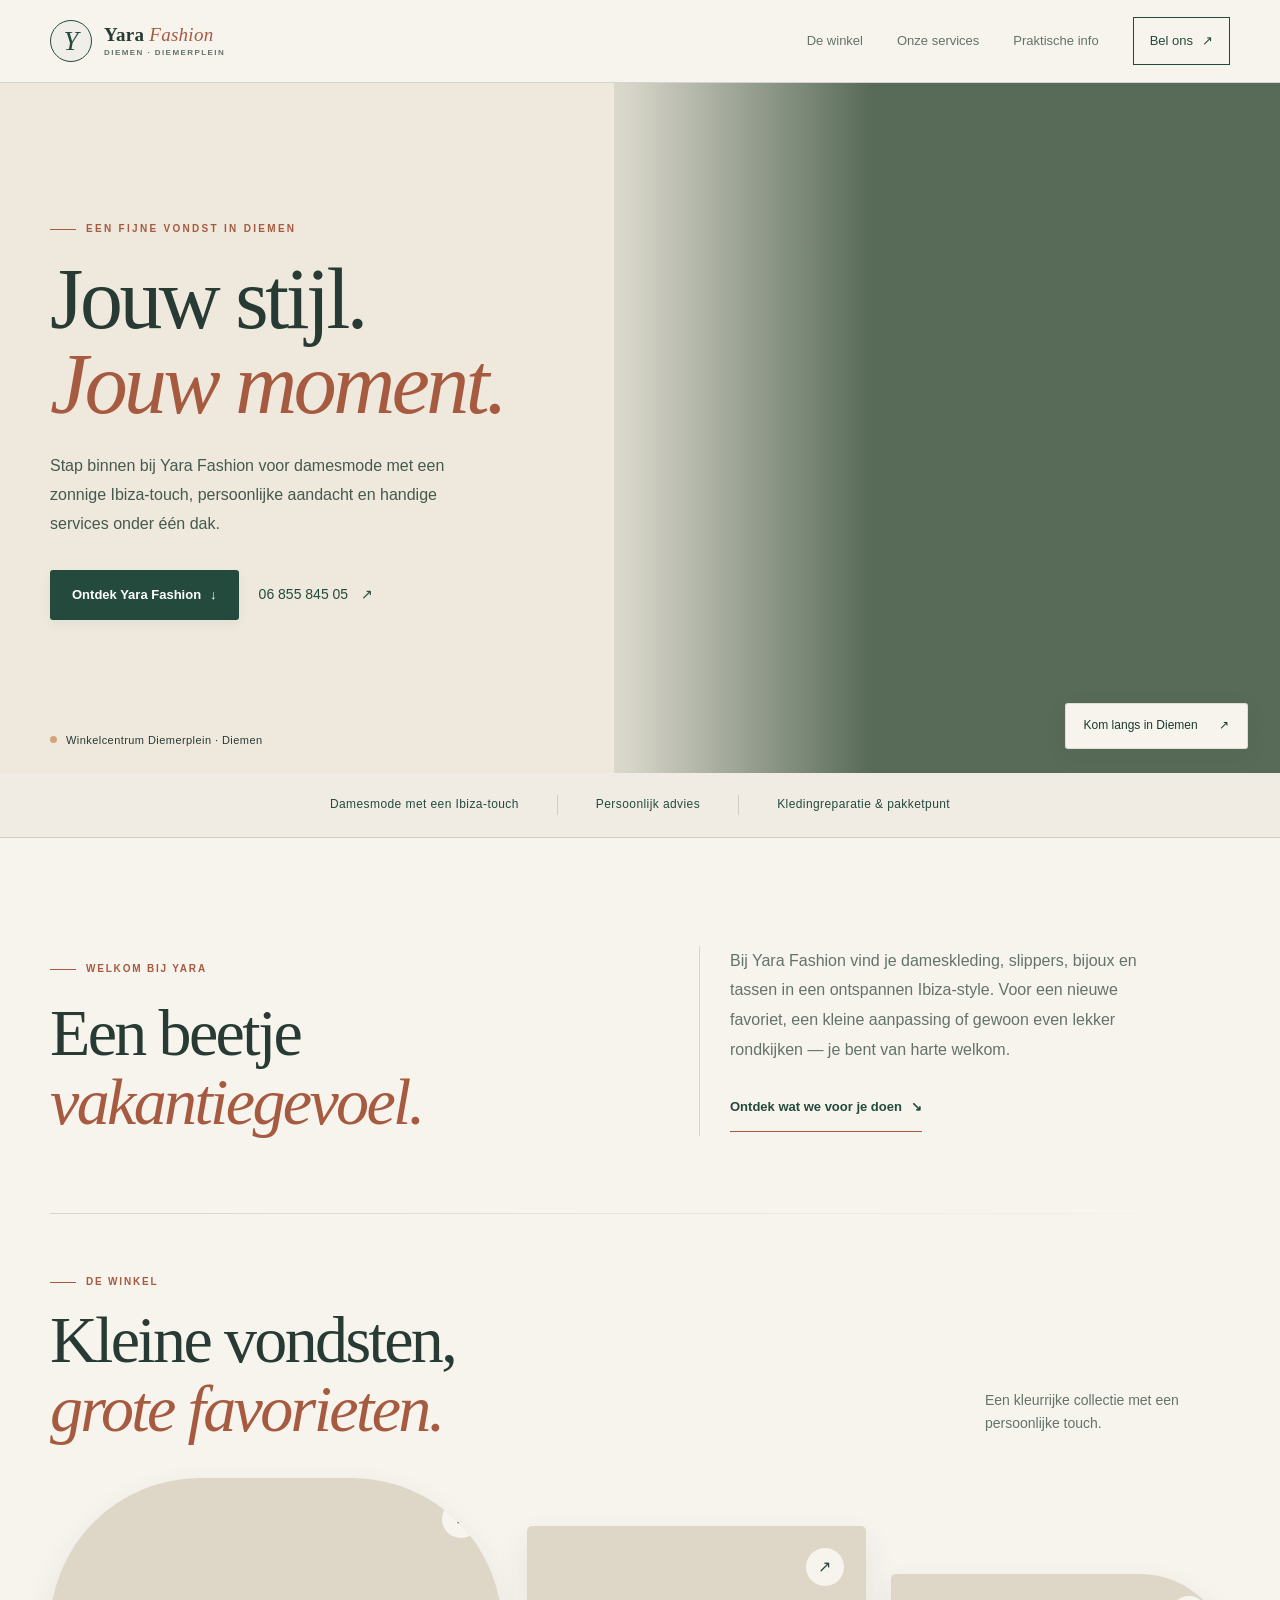
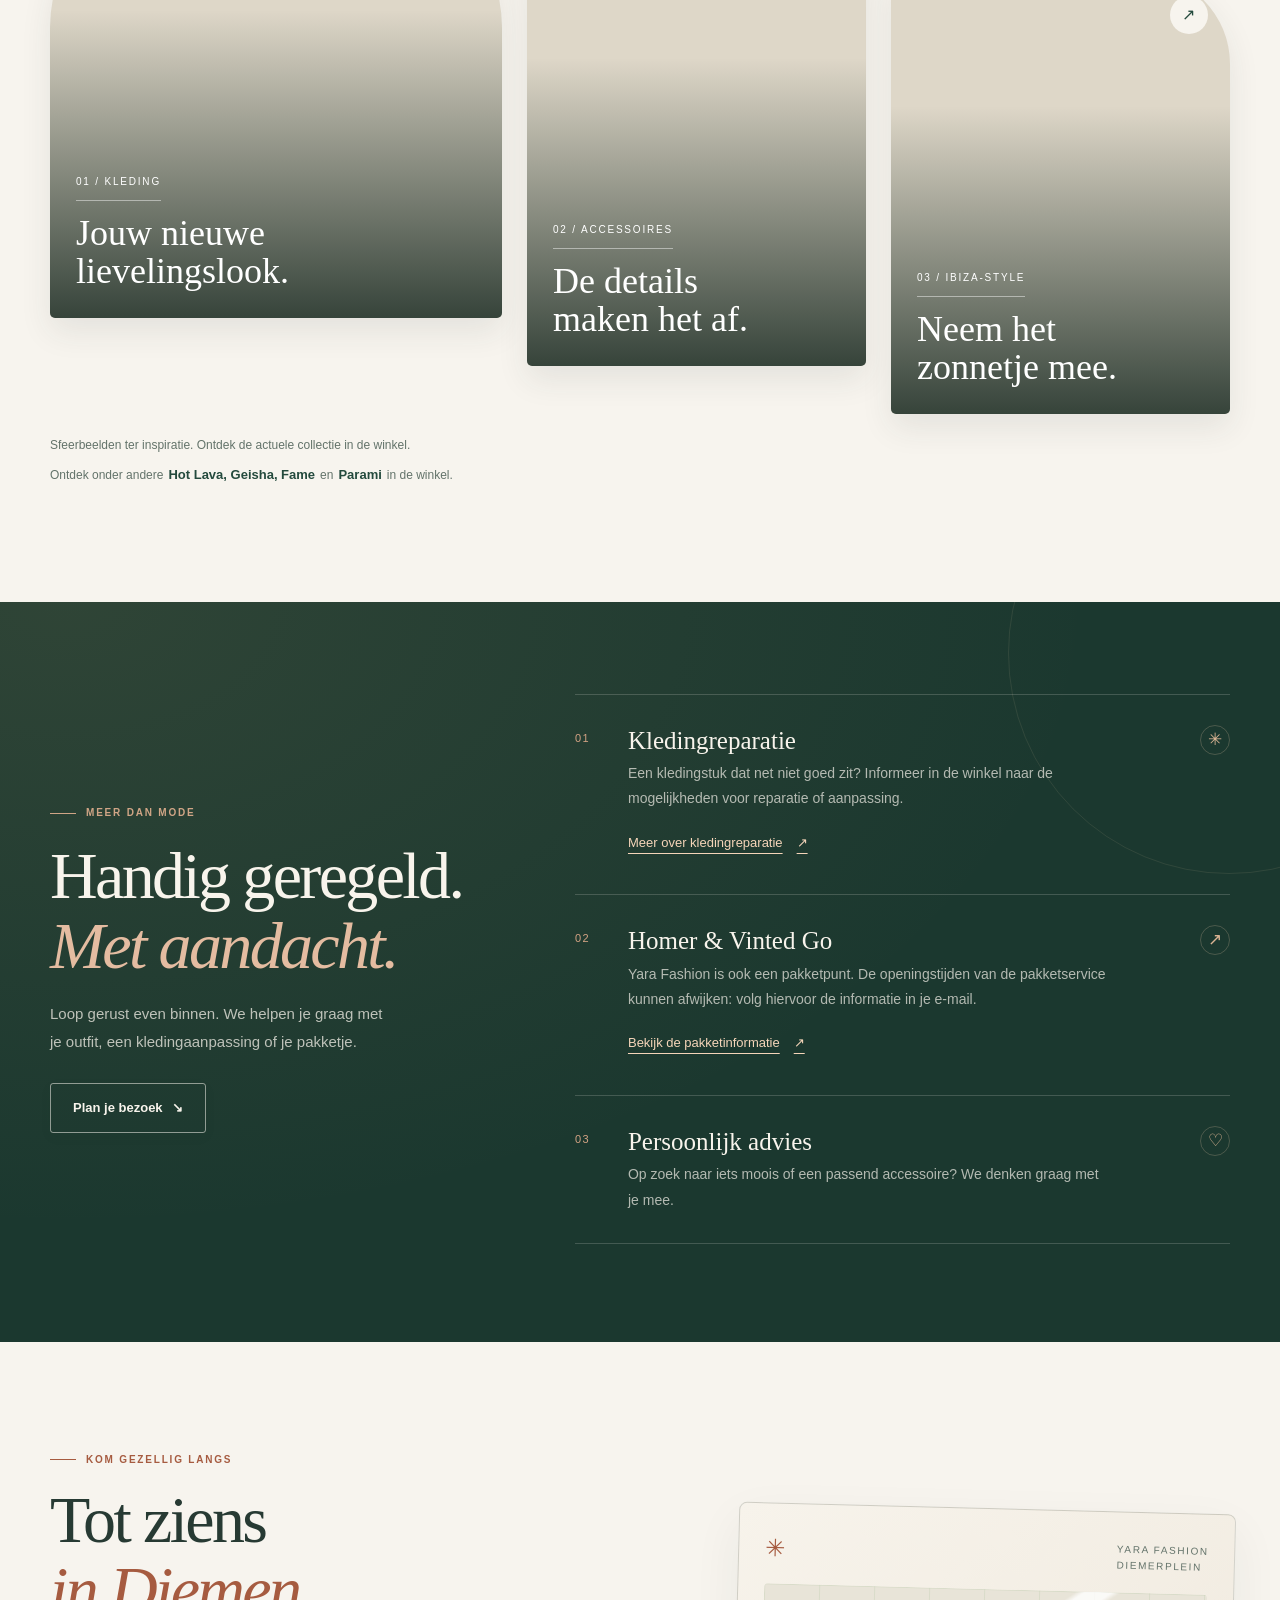
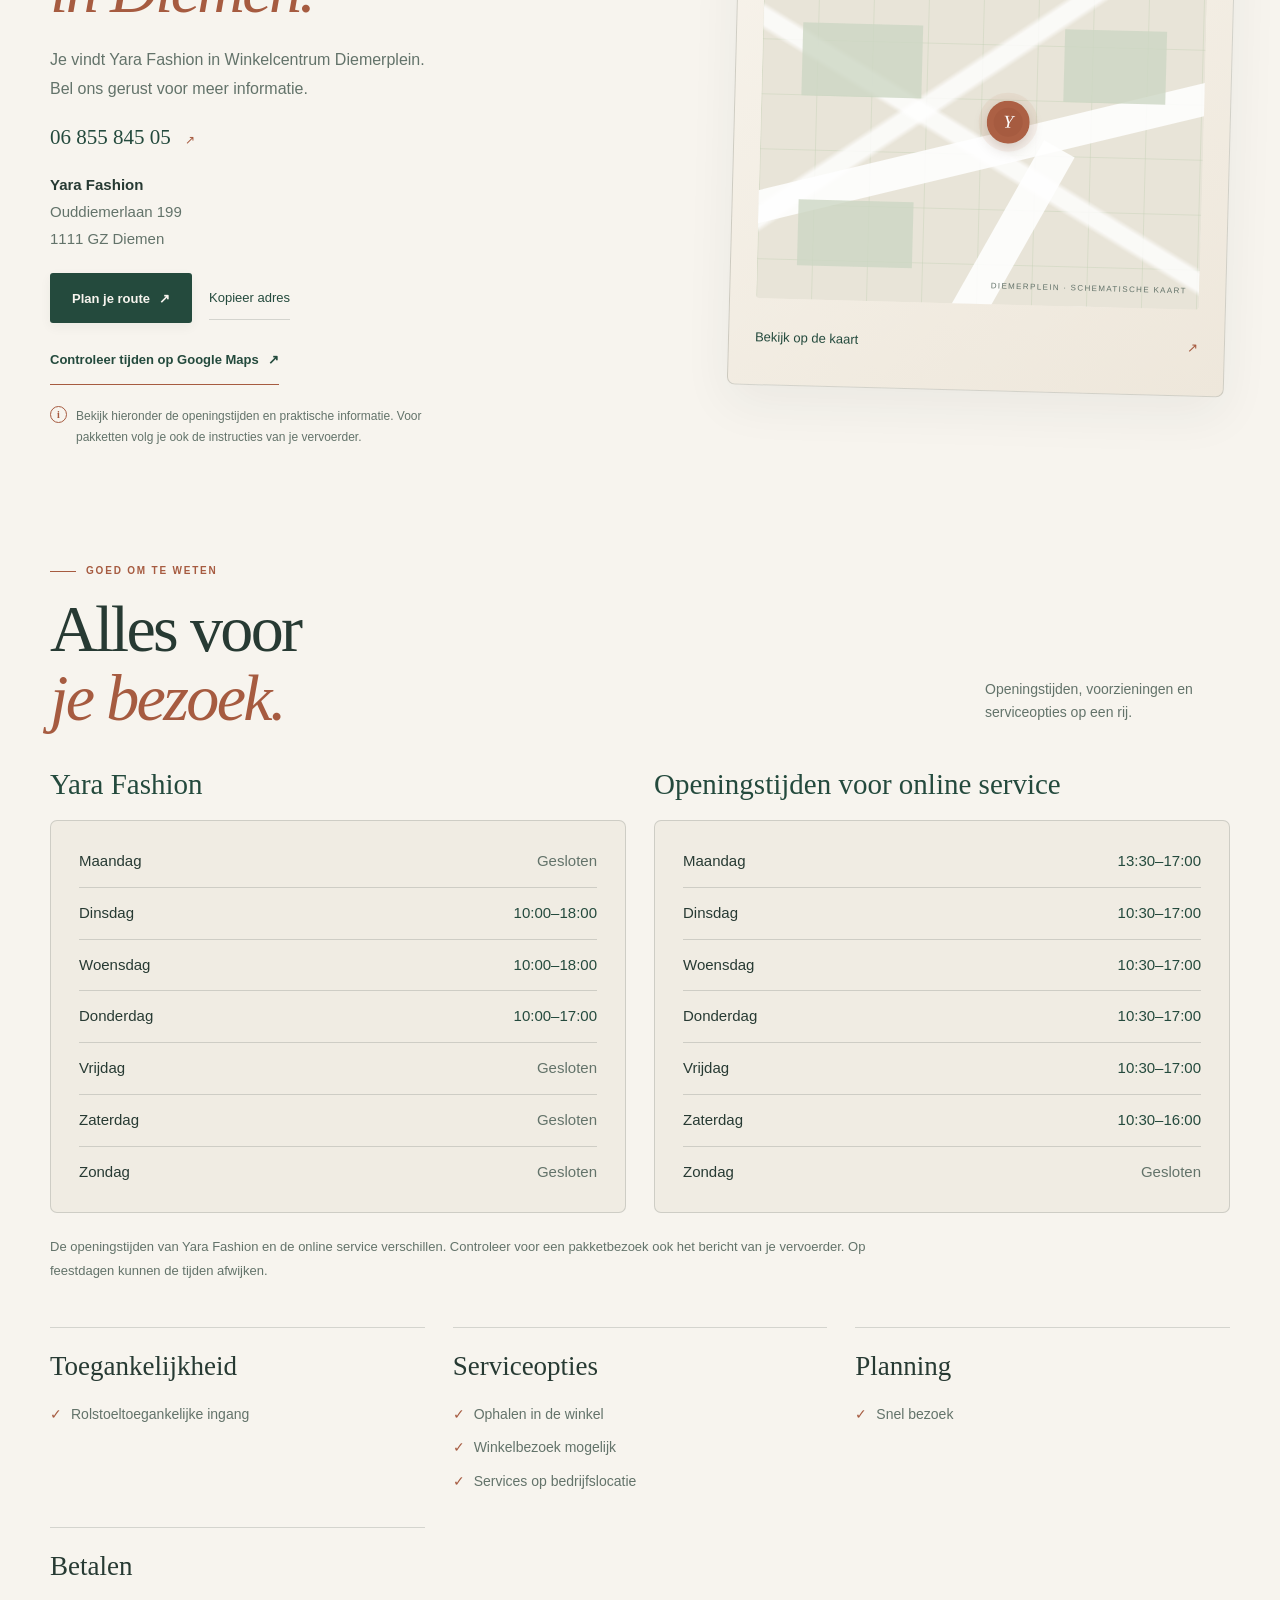
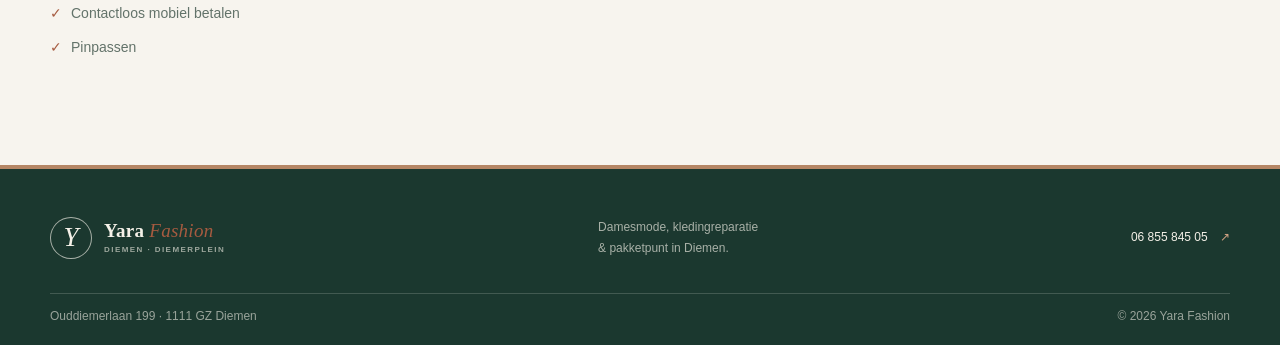
<file: index.html>
<!doctype html>
<html lang="nl">
<head>
  <meta charset="utf-8">
  <meta name="viewport" content="width=device-width, initial-scale=1">
  <meta name="theme-color" content="#f7f4ee">
  <meta name="description" content="Ontdek Yara Fashion in Diemen: damesmode in Ibiza-style, kledingreparatie en een Homer- en Vinted Go-pakketpunt in Winkelcentrum Diemerplein.">
  <title>Yara Fashion | Damesmode, kledingreparatie & pakketpunt in Diemen</title>
  <link rel="preconnect" href="https://images.unsplash.com">
  <link rel="stylesheet" href="KledingWebsite.css?v=20261116-info">
  <script src="KledingWebsite.js?v=20261116-info" defer></script>
</head>
<body>
  <a class="skip-link" href="#main">Ga naar de inhoud</a>
  <header class="site-header">
    <div class="reading-progress" aria-hidden="true"></div>
    <div class="header-inner">
      <a class="brand" href="#home" aria-label="Yara Fashion — home">
        <span class="brand-mark" aria-hidden="true">Y</span>
        <span class="brand-name">Yara <span>Fashion</span><small>DIEMEN · DIEMERPLEIN</small></span>
      </a>
      <button class="menu-toggle" type="button" aria-expanded="false" aria-controls="site-nav">
        <span class="menu-icon" aria-hidden="true"></span><span class="menu-label">Menu</span>
      </button>
      <nav class="site-nav" id="site-nav" aria-label="Hoofdnavigatie">
        <a href="collectie.html">De winkel</a><a href="#services">Onze services</a><a href="#bezoek">Praktische info</a>
        <a class="nav-cta" href="tel:+31685584505">Bel ons <span aria-hidden="true">↗</span></a>
      </nav>
    </div>
  </header>

  <main id="main">
    <section class="hero" id="home" aria-labelledby="hero-title">
      <div class="hero-image" role="img" aria-label="Kleurrijke damesmode en accessoires"></div>
      <div class="hero-overlay"></div>
      <div class="hero-content">
        <p class="eyebrow"><span></span> Een fijne vondst in Diemen</p>
        <h1 id="hero-title">Jouw stijl.<br><em>Jouw moment.</em></h1>
        <p class="hero-intro">Stap binnen bij Yara Fashion voor damesmode met een zonnige Ibiza-touch, persoonlijke aandacht en handige services onder één dak.</p>
        <div class="hero-actions">
          <a class="button button-light" href="collectie.html">Ontdek Yara Fashion <span aria-hidden="true">↓</span></a>
          <a class="hero-phone" href="tel:+31685584505">06 855 845 05 <span aria-hidden="true">↗</span></a>
        </div>
      </div>
      <div class="hero-note"><span class="note-dot"></span> Winkelcentrum Diemerplein · Diemen</div>
      <a class="hero-visit" href="#bezoek">Kom langs in Diemen <span aria-hidden="true">↗</span></a>
    </section>

    <div class="highlights" aria-label="Bij Yara Fashion">
      <span>Damesmode met een Ibiza-touch</span><span>Persoonlijk advies</span><span>Kledingreparatie &amp; pakketpunt</span>
    </div>

    <section class="intro section-wrap" id="collectie">
      <div class="intro-heading">
        <p class="eyebrow eyebrow-dark"><span></span> Welkom bij Yara</p>
        <h2>Een beetje<br><em>vakantiegevoel.</em></h2>
      </div>
      <div class="intro-copy">
        <p>Bij Yara Fashion vind je dameskleding, slippers, bijoux en tassen in een ontspannen Ibiza-style. Voor een nieuwe favoriet, een kleine aanpassing of gewoon even lekker rondkijken — je bent van harte welkom.</p>
        <a class="text-link" href="#services">Ontdek wat we voor je doen <span aria-hidden="true">↘</span></a>
      </div>
    </section>

    <section class="collection section-wrap" aria-labelledby="collection-title">
      <div class="section-heading">
        <div><p class="eyebrow eyebrow-dark"><span></span> De winkel</p><h2 id="collection-title">Kleine vondsten,<br><em>grote favorieten.</em></h2></div>
        <p class="section-aside">Een kleurrijke collectie met een persoonlijke touch.</p>
      </div>
      <div class="collection-grid">
        <a class="collection-card collection-fashion" href="collectie.html#kleding" aria-label="Bekijk de damesmode">
          <div class="collection-photo" role="img" aria-label="Damesmode in warme kleuren"></div>
          <div class="collection-caption"><span>01 / KLEDING</span><h3>Jouw nieuwe<br>lievelingslook.</h3></div>
        <span class="card-arrow" aria-hidden="true">↗</span></a>
        <a class="collection-card collection-accessories" href="collectie.html#accessoires" aria-label="Bekijk de accessoires">
          <div class="collection-photo" role="img" aria-label="Modeaccessoires en tassen"></div>
          <div class="collection-caption"><span>02 / ACCESSOIRES</span><h3>De details<br>maken het af.</h3></div>
        <span class="card-arrow" aria-hidden="true">↗</span></a>
        <a class="collection-card collection-summer" href="collectie.html#ibiza" aria-label="Ontdek de Ibiza-style">
          <div class="collection-photo" role="img" aria-label="Zomerse outfit met een Ibiza-gevoel"></div>
          <div class="collection-caption"><span>03 / IBIZA-STYLE</span><h3>Neem het<br>zonnetje mee.</h3></div>
        <span class="card-arrow" aria-hidden="true">↗</span></a>
      </div>
      <p class="photo-note">Sfeerbeelden ter inspiratie. Ontdek de actuele collectie in de winkel.</p>
      <p class="brands-note">Ontdek onder andere <strong>Hot Lava, Geisha, Fame</strong> en <strong>Parami</strong> in de winkel.</p>
    </section>

    <section class="services" id="services" aria-labelledby="services-title">
      <div class="section-wrap services-inner">
        <div class="services-heading">
          <p class="eyebrow"><span></span> Meer dan mode</p>
          <h2 id="services-title">Handig geregeld.<br><em>Met aandacht.</em></h2>
          <p>Loop gerust even binnen. We helpen je graag met je outfit, een kledingaanpassing of je pakketje.</p>
          <a class="button button-outline" href="#bezoek">Plan je bezoek <span aria-hidden="true">↘</span></a>
        </div>
        <div class="service-list">
          <article class="service-item"><span class="service-number">01</span><div><h3>Kledingreparatie</h3><p>Een kledingstuk dat net niet goed zit? Informeer in de winkel naar de mogelijkheden voor reparatie of aanpassing.</p><a class="service-detail" href="kledingreparatie.html">Meer over kledingreparatie <span aria-hidden="true">↗</span></a></div><span class="service-symbol" aria-hidden="true">✳</span></article>
          <article class="service-item"><span class="service-number">02</span><div><h3>Homer &amp; Vinted Go</h3><p>Yara Fashion is ook een pakketpunt. De openingstijden van de pakketservice kunnen afwijken: volg hiervoor de informatie in je e-mail.</p><a class="service-detail" href="pakketpunt.html">Bekijk de pakketinformatie <span aria-hidden="true">↗</span></a></div><span class="service-symbol" aria-hidden="true">↗</span></article>
          <article class="service-item"><span class="service-number">03</span><div><h3>Persoonlijk advies</h3><p>Op zoek naar iets moois of een passend accessoire? We denken graag met je mee.</p></div><span class="service-symbol" aria-hidden="true">♡</span></article>
        </div>
      </div>
    </section>

    <section class="visit section-wrap" id="bezoek" aria-labelledby="visit-title">
      <div class="visit-copy">
        <p class="eyebrow eyebrow-dark"><span></span> Kom gezellig langs</p>
        <h2 id="visit-title">Tot ziens<br><em>in Diemen.</em></h2>
        <p>Je vindt Yara Fashion in Winkelcentrum Diemerplein. Bel ons gerust voor meer informatie.</p>
        <a class="phone-number" href="tel:+31685584505">06 855 845 05 <span aria-hidden="true">↗</span></a>
        <address><strong>Yara Fashion</strong><br>Ouddiemerlaan 199<br>1111 GZ Diemen</address>
        <div class="visit-actions">
          <a class="button button-dark" href="https://www.google.com/maps/dir/?api=1&amp;destination=Ouddiemerlaan+199%2C+1111+GZ+Diemen" target="_blank" rel="noopener noreferrer">Plan je route <span aria-hidden="true">↗</span></a>
          <button class="copy-address" type="button" data-copy-address>Kopieer adres</button>
        </div>
        <a class="text-link hours-link" href="https://www.google.com/maps/search/?api=1&amp;query=Yara+Fashion+Ouddiemerlaan+199+Diemen" target="_blank" rel="noopener noreferrer">Controleer tijden op Google Maps <span aria-hidden="true">↗</span></a>
        <p class="hours-note"><span aria-hidden="true">i</span> Bekijk hieronder de openingstijden en praktische informatie. Voor pakketten volg je ook de instructies van je vervoerder.</p>
      </div>
      <div class="visit-card">
        <div class="visit-card-top"><span class="card-flower" aria-hidden="true">✳</span><span>YARA FASHION<br>DIEMERPLEIN</span></div>
        <div class="map-art" aria-hidden="true">
          <span class="map-road road-one"></span><span class="map-road road-two"></span>
          <span class="map-block block-one"></span><span class="map-block block-two"></span><span class="map-block block-three"></span>
          <span class="map-pin"><span>Y</span></span><span class="map-label">DIEMERPLEIN · SCHEMATISCHE KAART</span>
        </div>
        <a class="map-link" href="https://www.google.com/maps/dir/?api=1&amp;destination=Ouddiemerlaan+199%2C+1111+GZ+Diemen" target="_blank" rel="noopener noreferrer">Bekijk op de kaart <span aria-hidden="true">↗</span></a>
      </div>
    </section>

    <section class="practical-info section-wrap" aria-labelledby="practical-title">
      <div class="section-heading"><div><p class="eyebrow eyebrow-dark"><span></span>Goed om te weten</p><h2 id="practical-title">Alles voor<br><em>je bezoek.</em></h2></div><p class="section-aside">Openingstijden, voorzieningen en serviceopties op een rij.</p></div>
      <div class="hours-grid"><table class="hours-table"><caption>Yara Fashion</caption><tbody><tr><th scope="row">Maandag</th><td class="closed">Gesloten</td></tr><tr><th scope="row">Dinsdag</th><td class="">10:00–18:00</td></tr><tr><th scope="row">Woensdag</th><td class="">10:00–18:00</td></tr><tr><th scope="row">Donderdag</th><td class="">10:00–17:00</td></tr><tr><th scope="row">Vrijdag</th><td class="closed">Gesloten</td></tr><tr><th scope="row">Zaterdag</th><td class="closed">Gesloten</td></tr><tr><th scope="row">Zondag</th><td class="closed">Gesloten</td></tr></tbody></table><table class="hours-table"><caption>Openingstijden voor online service</caption><tbody><tr><th scope="row">Maandag</th><td class="">13:30–17:00</td></tr><tr><th scope="row">Dinsdag</th><td class="">10:30–17:00</td></tr><tr><th scope="row">Woensdag</th><td class="">10:30–17:00</td></tr><tr><th scope="row">Donderdag</th><td class="">10:30–17:00</td></tr><tr><th scope="row">Vrijdag</th><td class="">10:30–17:00</td></tr><tr><th scope="row">Zaterdag</th><td class="">10:30–16:00</td></tr><tr><th scope="row">Zondag</th><td class="closed">Gesloten</td></tr></tbody></table></div>
      <p class="practical-note">De openingstijden van Yara Fashion en de online service verschillen. Controleer voor een pakketbezoek ook het bericht van je vervoerder. Op feestdagen kunnen de tijden afwijken.</p>
      <div class="practical-features"><article class="practical-feature"><h3>Toegankelijkheid</h3><ul><li>Rolstoeltoegankelijke ingang</li></ul></article><article class="practical-feature"><h3>Serviceopties</h3><ul><li>Ophalen in de winkel</li><li>Winkelbezoek mogelijk</li><li>Services op bedrijfslocatie</li></ul></article><article class="practical-feature"><h3>Planning</h3><ul><li>Snel bezoek</li></ul></article><article class="practical-feature"><h3>Betalen</h3><ul><li>Contactloos mobiel betalen</li><li>Pinpassen</li></ul></article></div>
    </section>
  </main>

  <footer class="site-footer">
    <div class="footer-main">
      <a class="brand footer-brand" href="#home" aria-label="Yara Fashion — terug naar boven">
        <span class="brand-mark" aria-hidden="true">Y</span><span class="brand-name">Yara <span>Fashion</span><small>DIEMEN · DIEMERPLEIN</small></span>
      </a>
      <p>Damesmode, kledingreparatie<br>&amp; pakketpunt in Diemen.</p>
      <a class="footer-phone" href="tel:+31685584505">06 855 845 05 <span aria-hidden="true">↗</span></a>
    </div>
    <div class="footer-bottom"><span>Ouddiemerlaan 199 · 1111 GZ Diemen</span><span>© <span data-year>2026</span> Yara Fashion</span></div>
  </footer>
  <div class="toast" role="status" aria-live="polite" aria-atomic="true"></div>
</body>
</html>
</file>
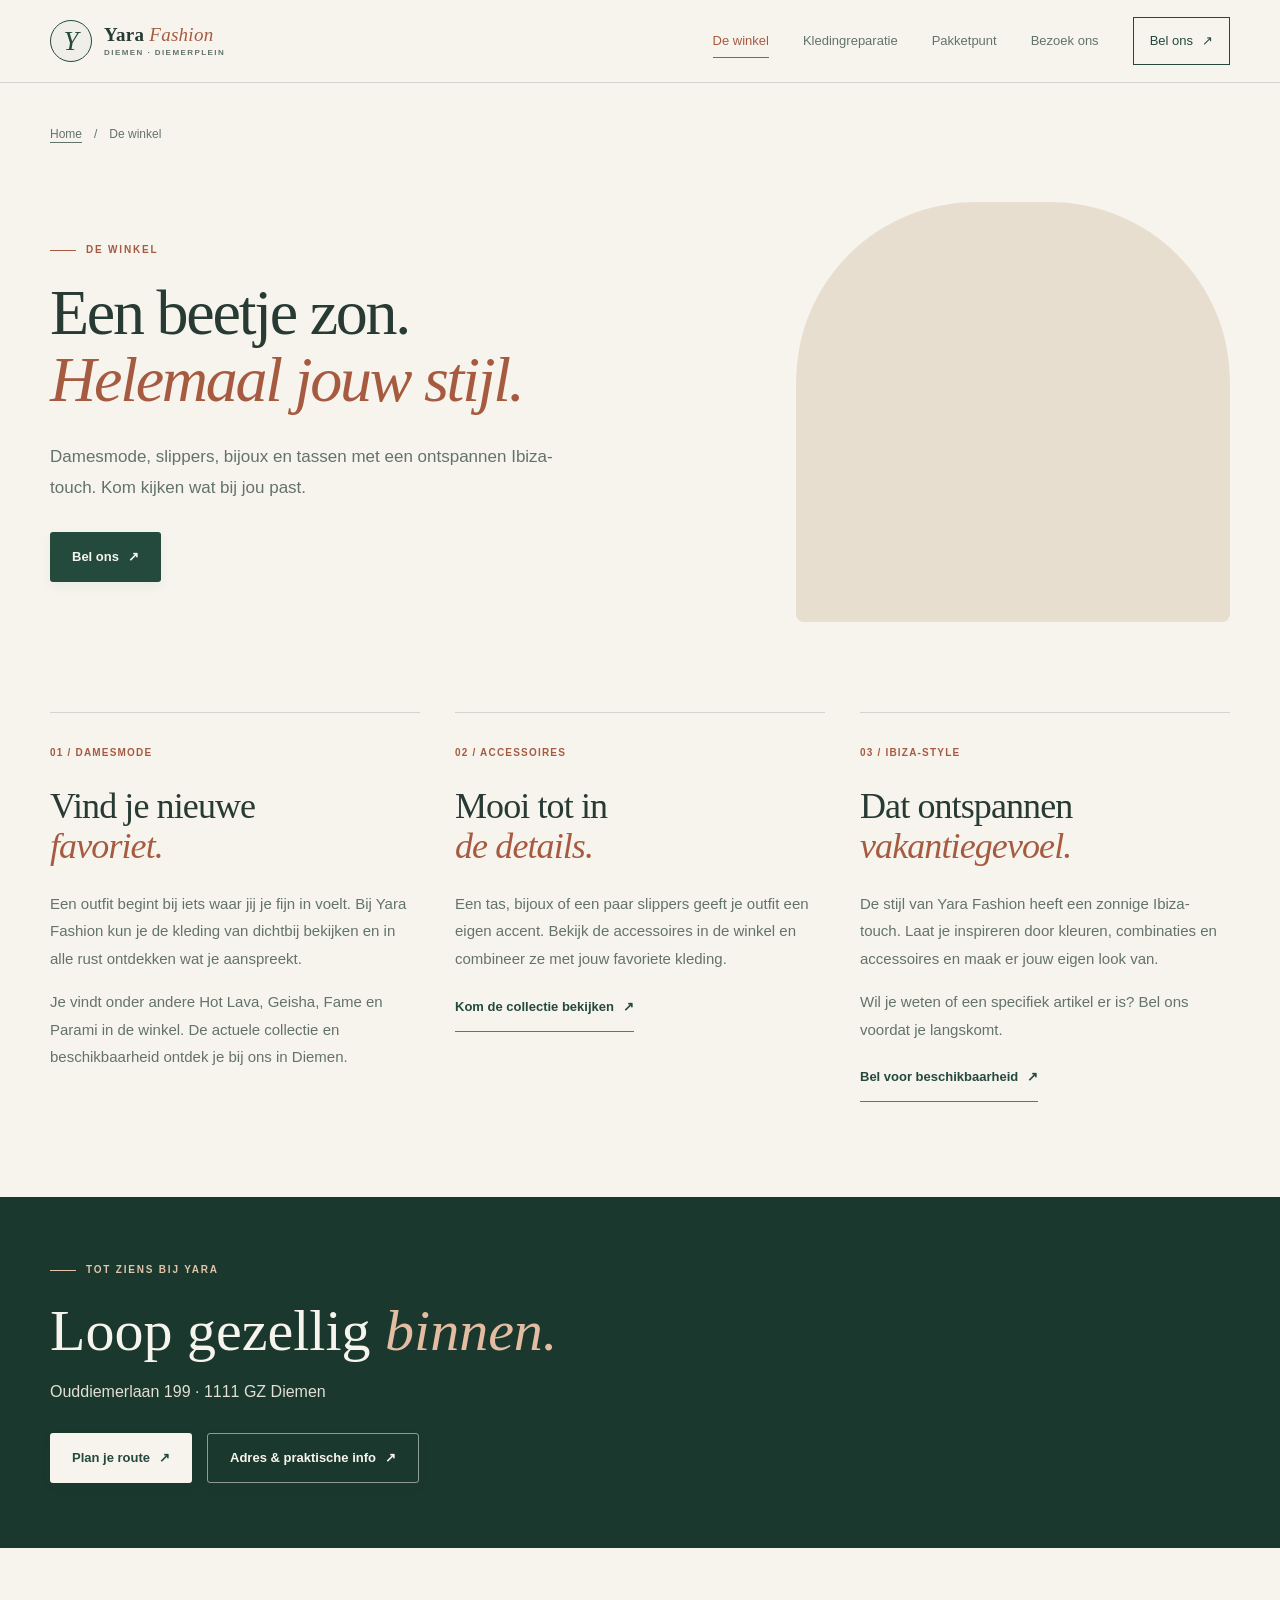
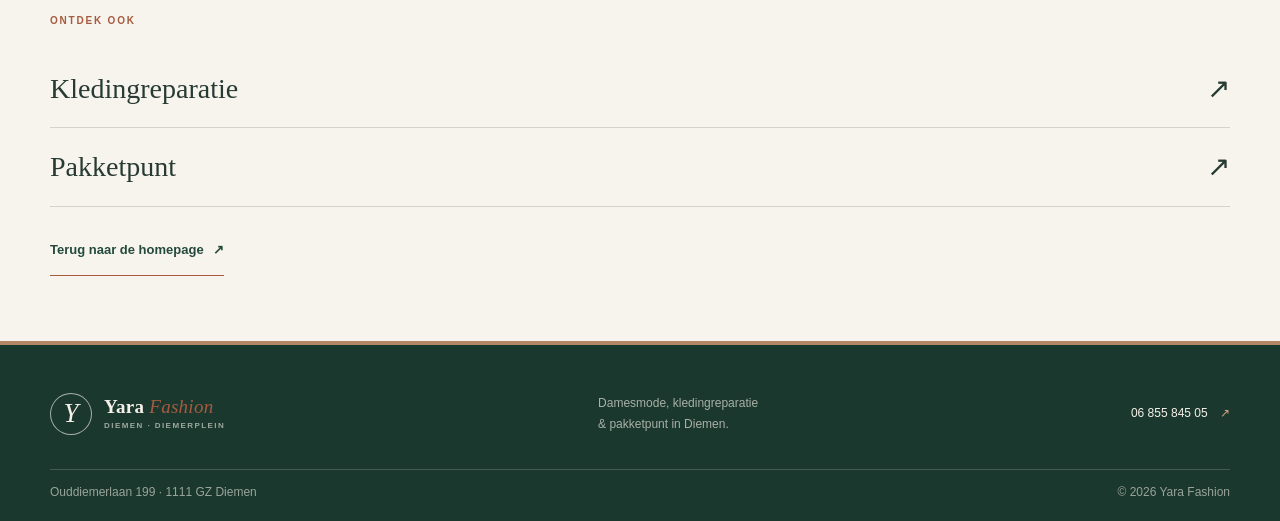
<file: collectie.html>
<!doctype html>
<html lang="nl"><head><meta charset="utf-8"><meta name="viewport" content="width=device-width, initial-scale=1"><meta name="theme-color" content="#f7f4ee"><title>De winkel | Yara Fashion Diemen</title><meta name="description" content="Damesmode & accessoires bij Yara Fashion in Diemen. Ontdek de stijl en kom de actuele collectie bekijken."><link rel="stylesheet" href="KledingWebsite.css?v=20261116-info"><script src="KledingWebsite.js?v=20261116-info" defer></script></head>
<body class="detail-page"><a class="skip-link" href="#main">Ga naar de inhoud</a>
  <header class="site-header">
    <div class="reading-progress" aria-hidden="true"></div>
    <div class="header-inner">
      <a class="brand" href="index.html" aria-label="Yara Fashion — home">
        <span class="brand-mark" aria-hidden="true">Y</span>
        <span class="brand-name">Yara <span>Fashion</span><small>DIEMEN · DIEMERPLEIN</small></span>
      </a>
      <button class="menu-toggle" type="button" aria-expanded="false" aria-controls="site-nav">
        <span class="menu-icon" aria-hidden="true"></span><span class="menu-label">Menu</span>
      </button>
      <nav class="site-nav" id="site-nav" aria-label="Hoofdnavigatie">
        <a href="collectie.html" aria-current="page">De winkel</a><a href="kledingreparatie.html">Kledingreparatie</a><a href="pakketpunt.html">Pakketpunt</a><a href="index.html#bezoek">Bezoek ons</a>
        <a class="nav-cta" href="tel:+31685584505">Bel ons <span aria-hidden="true">↗</span></a>
      </nav>
    </div>
  </header>
<main id="main">
<div class="section-wrap breadcrumb"><a href="index.html">Home</a><span aria-hidden="true"> / </span><span aria-current="page">De winkel</span></div>
<section class="detail-hero section-wrap" aria-labelledby="page-title"><div class="detail-heading"><p class="eyebrow eyebrow-dark"><span></span>De winkel</p><h1 id="page-title">Een beetje zon.<br><em>Helemaal jouw stijl.</em></h1><p class="detail-lead">Damesmode, slippers, bijoux en tassen met een ontspannen Ibiza-touch. Kom kijken wat bij jou past.</p><a class="button button-dark" href="tel:+31685584505">Bel ons <span aria-hidden="true">↗</span></a></div>
<div class="detail-visual collection-fashion" aria-hidden="true"><div class="detail-art"><span>Y</span><small>YARA FASHION · DIEMEN</small></div></div></section>
<section class="detail-grid section-wrap" aria-label="Onze collectie">
<article class="detail-panel" id="kleding"><span class="detail-index">01 / DAMESMODE</span><h2>Vind je nieuwe<br><em>favoriet.</em></h2><p>Een outfit begint bij iets waar jij je fijn in voelt. Bij Yara Fashion kun je de kleding van dichtbij bekijken en in alle rust ontdekken wat je aanspreekt.</p><p>Je vindt onder andere Hot Lava, Geisha, Fame en Parami in de winkel. De actuele collectie en beschikbaarheid ontdek je bij ons in Diemen.</p></article>
<article class="detail-panel" id="accessoires"><span class="detail-index">02 / ACCESSOIRES</span><h2>Mooi tot in<br><em>de details.</em></h2><p>Een tas, bijoux of een paar slippers geeft je outfit een eigen accent. Bekijk de accessoires in de winkel en combineer ze met jouw favoriete kleding.</p><a class="text-link" href="index.html#bezoek">Kom de collectie bekijken <span aria-hidden="true">↗</span></a></article>
<article class="detail-panel" id="ibiza"><span class="detail-index">03 / IBIZA-STYLE</span><h2>Dat ontspannen<br><em>vakantiegevoel.</em></h2><p>De stijl van Yara Fashion heeft een zonnige Ibiza-touch. Laat je inspireren door kleuren, combinaties en accessoires en maak er jouw eigen look van.</p><p>Wil je weten of een specifiek artikel er is? Bel ons voordat je langskomt.</p><a class="text-link" href="tel:+31685584505">Bel voor beschikbaarheid <span aria-hidden="true">↗</span></a></article>
</section>
<section class="detail-cta"><div class="section-wrap"><p class="eyebrow"><span></span>Tot ziens bij Yara</p><h2>Loop gezellig <em>binnen.</em></h2><p>Ouddiemerlaan 199 · 1111 GZ Diemen</p><div class="detail-actions"><a class="button button-light" href="https://www.google.com/maps/dir/?api=1&amp;destination=Ouddiemerlaan+199%2C+1111+GZ+Diemen" target="_blank" rel="noopener noreferrer">Plan je route <span aria-hidden="true">↗</span></a><a class="button button-outline" href="index.html#bezoek">Adres &amp; praktische info <span aria-hidden="true">↗</span></a></div></div></section>
<nav class="related-pages section-wrap" aria-label="Ontdek ook"><p class="eyebrow eyebrow-dark">Ontdek ook</p><a class="related-link" href="kledingreparatie.html"><span>Kledingreparatie</span><span aria-hidden="true">↗</span></a><a class="related-link" href="pakketpunt.html"><span>Pakketpunt</span><span aria-hidden="true">↗</span></a><a class="text-link" href="index.html">Terug naar de homepage <span aria-hidden="true">↗</span></a></nav>
</main>
  <footer class="site-footer">
    <div class="footer-main">
      <a class="brand footer-brand" href="index.html" aria-label="Yara Fashion — home">
        <span class="brand-mark" aria-hidden="true">Y</span><span class="brand-name">Yara <span>Fashion</span><small>DIEMEN · DIEMERPLEIN</small></span>
      </a>
      <p>Damesmode, kledingreparatie<br>&amp; pakketpunt in Diemen.</p>
      <a class="footer-phone" href="tel:+31685584505">06 855 845 05 <span aria-hidden="true">↗</span></a>
    </div>
    <div class="footer-bottom"><span>Ouddiemerlaan 199 · 1111 GZ Diemen</span><span>© <span data-year>2026</span> Yara Fashion</span></div>
  </footer>
  <div class="toast" role="status" aria-live="polite" aria-atomic="true"></div>
</body></html>
</file>
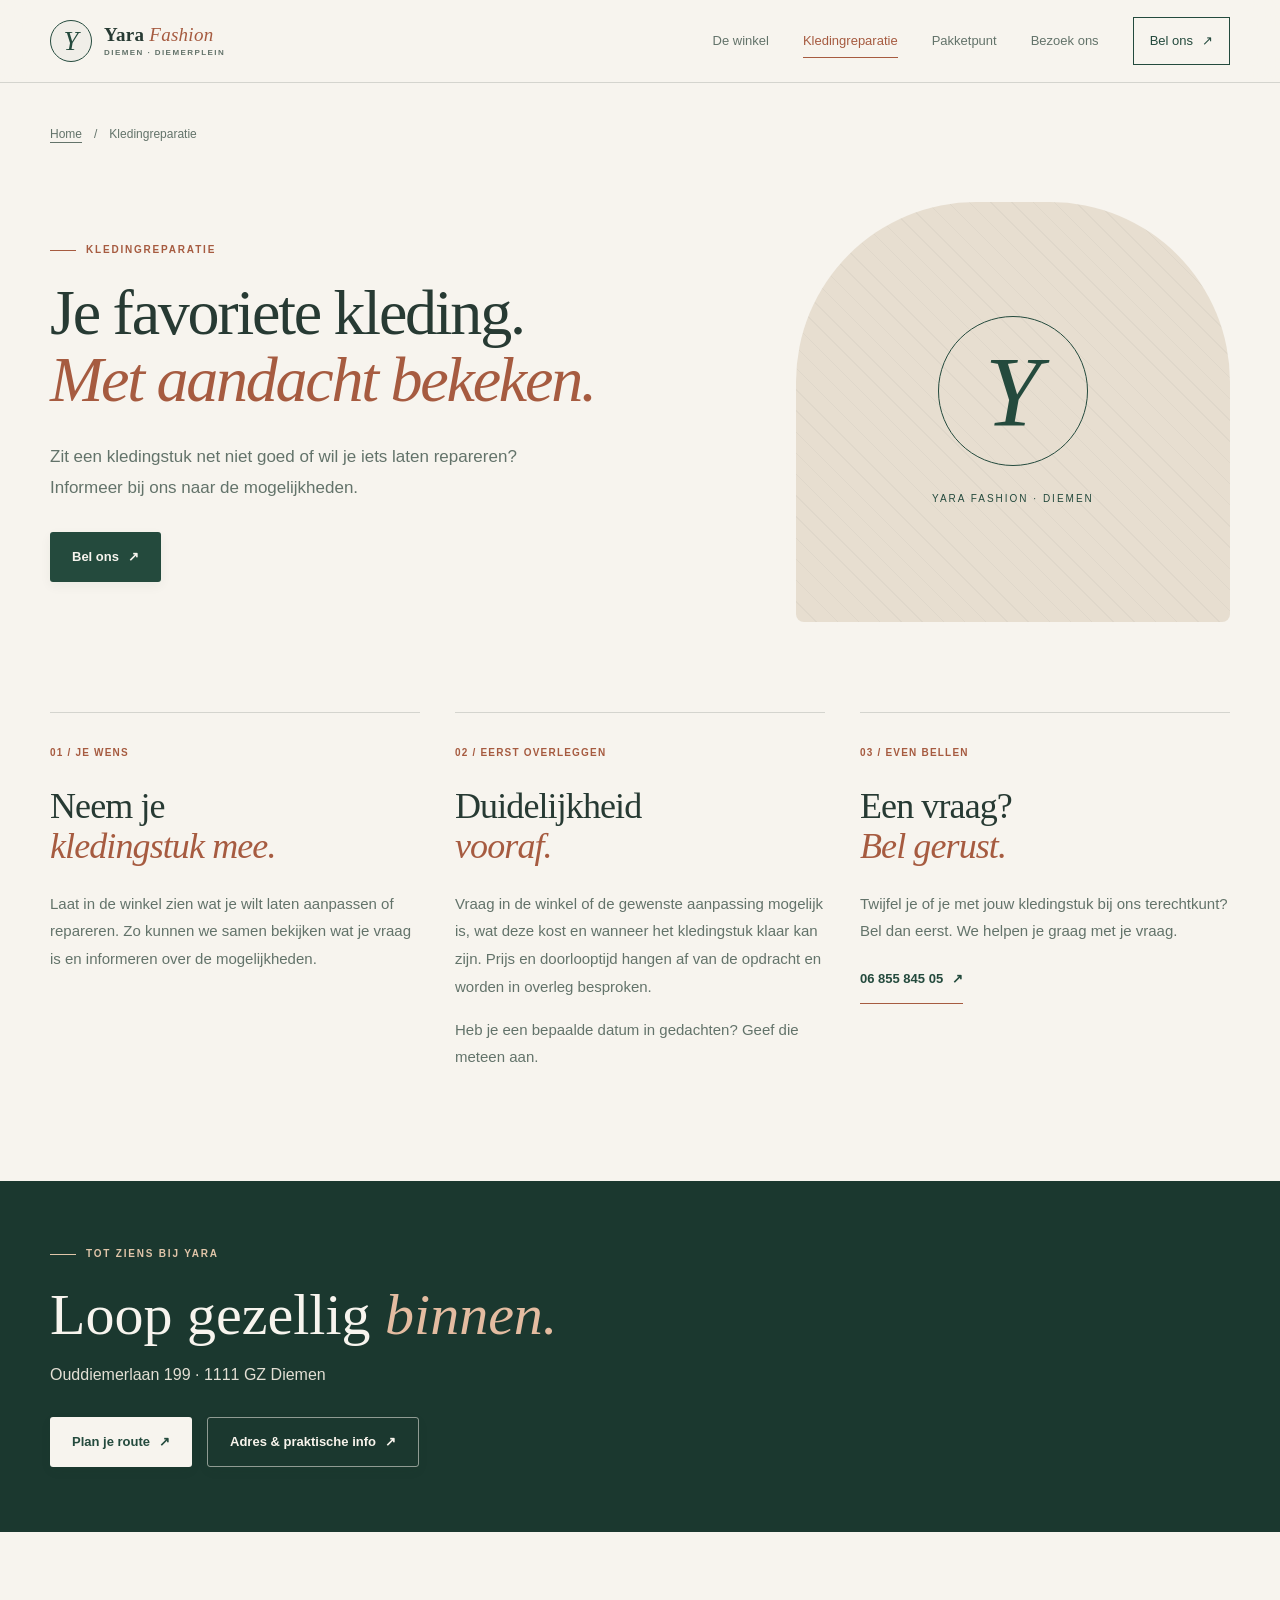
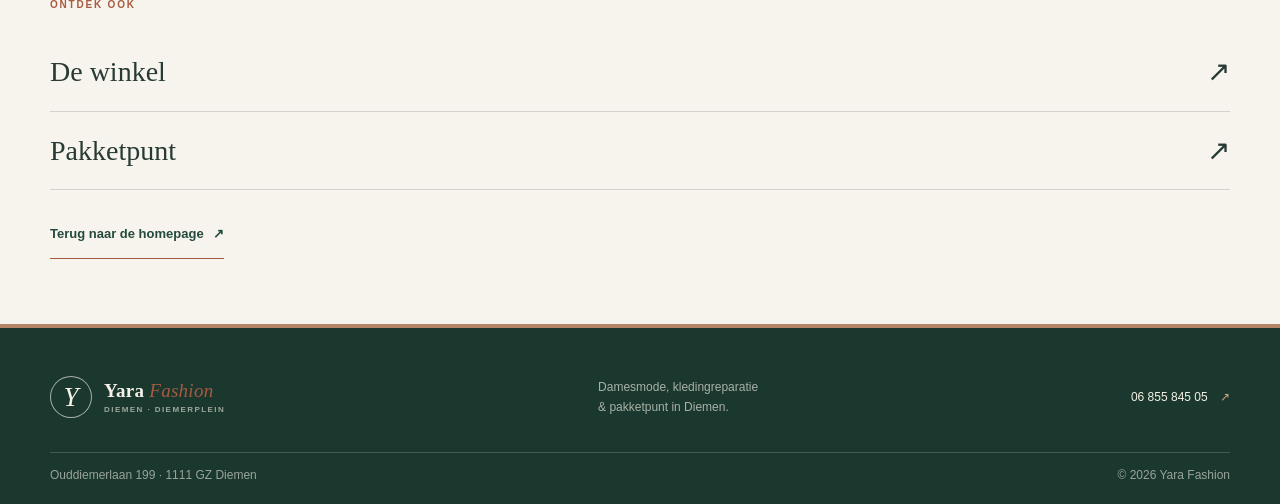
<file: kledingreparatie.html>
<!doctype html>
<html lang="nl"><head><meta charset="utf-8"><meta name="viewport" content="width=device-width, initial-scale=1"><meta name="theme-color" content="#f7f4ee"><title>Kledingreparatie | Yara Fashion Diemen</title><meta name="description" content="Informeer bij Yara Fashion in Diemen naar kledingreparatie en aanpassingen. Neem je kledingstuk mee of bel vooraf."><link rel="stylesheet" href="KledingWebsite.css?v=20261116-info"><script src="KledingWebsite.js?v=20261116-info" defer></script></head>
<body class="detail-page"><a class="skip-link" href="#main">Ga naar de inhoud</a>
  <header class="site-header">
    <div class="reading-progress" aria-hidden="true"></div>
    <div class="header-inner">
      <a class="brand" href="index.html" aria-label="Yara Fashion — home">
        <span class="brand-mark" aria-hidden="true">Y</span>
        <span class="brand-name">Yara <span>Fashion</span><small>DIEMEN · DIEMERPLEIN</small></span>
      </a>
      <button class="menu-toggle" type="button" aria-expanded="false" aria-controls="site-nav">
        <span class="menu-icon" aria-hidden="true"></span><span class="menu-label">Menu</span>
      </button>
      <nav class="site-nav" id="site-nav" aria-label="Hoofdnavigatie">
        <a href="collectie.html">De winkel</a><a href="kledingreparatie.html" aria-current="page">Kledingreparatie</a><a href="pakketpunt.html">Pakketpunt</a><a href="index.html#bezoek">Bezoek ons</a>
        <a class="nav-cta" href="tel:+31685584505">Bel ons <span aria-hidden="true">↗</span></a>
      </nav>
    </div>
  </header>
<main id="main">
<div class="section-wrap breadcrumb"><a href="index.html">Home</a><span aria-hidden="true"> / </span><span aria-current="page">Kledingreparatie</span></div>
<section class="detail-hero section-wrap" aria-labelledby="page-title"><div class="detail-heading"><p class="eyebrow eyebrow-dark"><span></span>Kledingreparatie</p><h1 id="page-title">Je favoriete kleding.<br><em>Met aandacht bekeken.</em></h1><p class="detail-lead">Zit een kledingstuk net niet goed of wil je iets laten repareren? Informeer bij ons naar de mogelijkheden.</p><a class="button button-dark" href="tel:+31685584505">Bel ons <span aria-hidden="true">↗</span></a></div>
<div class="detail-visual repair" aria-hidden="true"><div class="detail-art"><span>Y</span><small>YARA FASHION · DIEMEN</small></div></div></section>
<section class="detail-grid section-wrap" aria-label="Kledingreparatie informatie">
<article class="detail-panel"><span class="detail-index">01 / JE WENS</span><h2>Neem je<br><em>kledingstuk mee.</em></h2><p>Laat in de winkel zien wat je wilt laten aanpassen of repareren. Zo kunnen we samen bekijken wat je vraag is en informeren over de mogelijkheden.</p></article>
<article class="detail-panel"><span class="detail-index">02 / EERST OVERLEGGEN</span><h2>Duidelijkheid<br><em>vooraf.</em></h2><p>Vraag in de winkel of de gewenste aanpassing mogelijk is, wat deze kost en wanneer het kledingstuk klaar kan zijn. Prijs en doorlooptijd hangen af van de opdracht en worden in overleg besproken.</p><p>Heb je een bepaalde datum in gedachten? Geef die meteen aan.</p></article>
<article class="detail-panel"><span class="detail-index">03 / EVEN BELLEN</span><h2>Een vraag?<br><em>Bel gerust.</em></h2><p>Twijfel je of je met jouw kledingstuk bij ons terechtkunt? Bel dan eerst. We helpen je graag met je vraag.</p><a class="text-link" href="tel:+31685584505">06 855 845 05 <span aria-hidden="true">↗</span></a></article>
</section>
<section class="detail-cta"><div class="section-wrap"><p class="eyebrow"><span></span>Tot ziens bij Yara</p><h2>Loop gezellig <em>binnen.</em></h2><p>Ouddiemerlaan 199 · 1111 GZ Diemen</p><div class="detail-actions"><a class="button button-light" href="https://www.google.com/maps/dir/?api=1&amp;destination=Ouddiemerlaan+199%2C+1111+GZ+Diemen" target="_blank" rel="noopener noreferrer">Plan je route <span aria-hidden="true">↗</span></a><a class="button button-outline" href="index.html#bezoek">Adres &amp; praktische info <span aria-hidden="true">↗</span></a></div></div></section>
<nav class="related-pages section-wrap" aria-label="Ontdek ook"><p class="eyebrow eyebrow-dark">Ontdek ook</p><a class="related-link" href="collectie.html"><span>De winkel</span><span aria-hidden="true">↗</span></a><a class="related-link" href="pakketpunt.html"><span>Pakketpunt</span><span aria-hidden="true">↗</span></a><a class="text-link" href="index.html">Terug naar de homepage <span aria-hidden="true">↗</span></a></nav>
</main>
  <footer class="site-footer">
    <div class="footer-main">
      <a class="brand footer-brand" href="index.html" aria-label="Yara Fashion — home">
        <span class="brand-mark" aria-hidden="true">Y</span><span class="brand-name">Yara <span>Fashion</span><small>DIEMEN · DIEMERPLEIN</small></span>
      </a>
      <p>Damesmode, kledingreparatie<br>&amp; pakketpunt in Diemen.</p>
      <a class="footer-phone" href="tel:+31685584505">06 855 845 05 <span aria-hidden="true">↗</span></a>
    </div>
    <div class="footer-bottom"><span>Ouddiemerlaan 199 · 1111 GZ Diemen</span><span>© <span data-year>2026</span> Yara Fashion</span></div>
  </footer>
  <div class="toast" role="status" aria-live="polite" aria-atomic="true"></div>
</body></html>
</file>
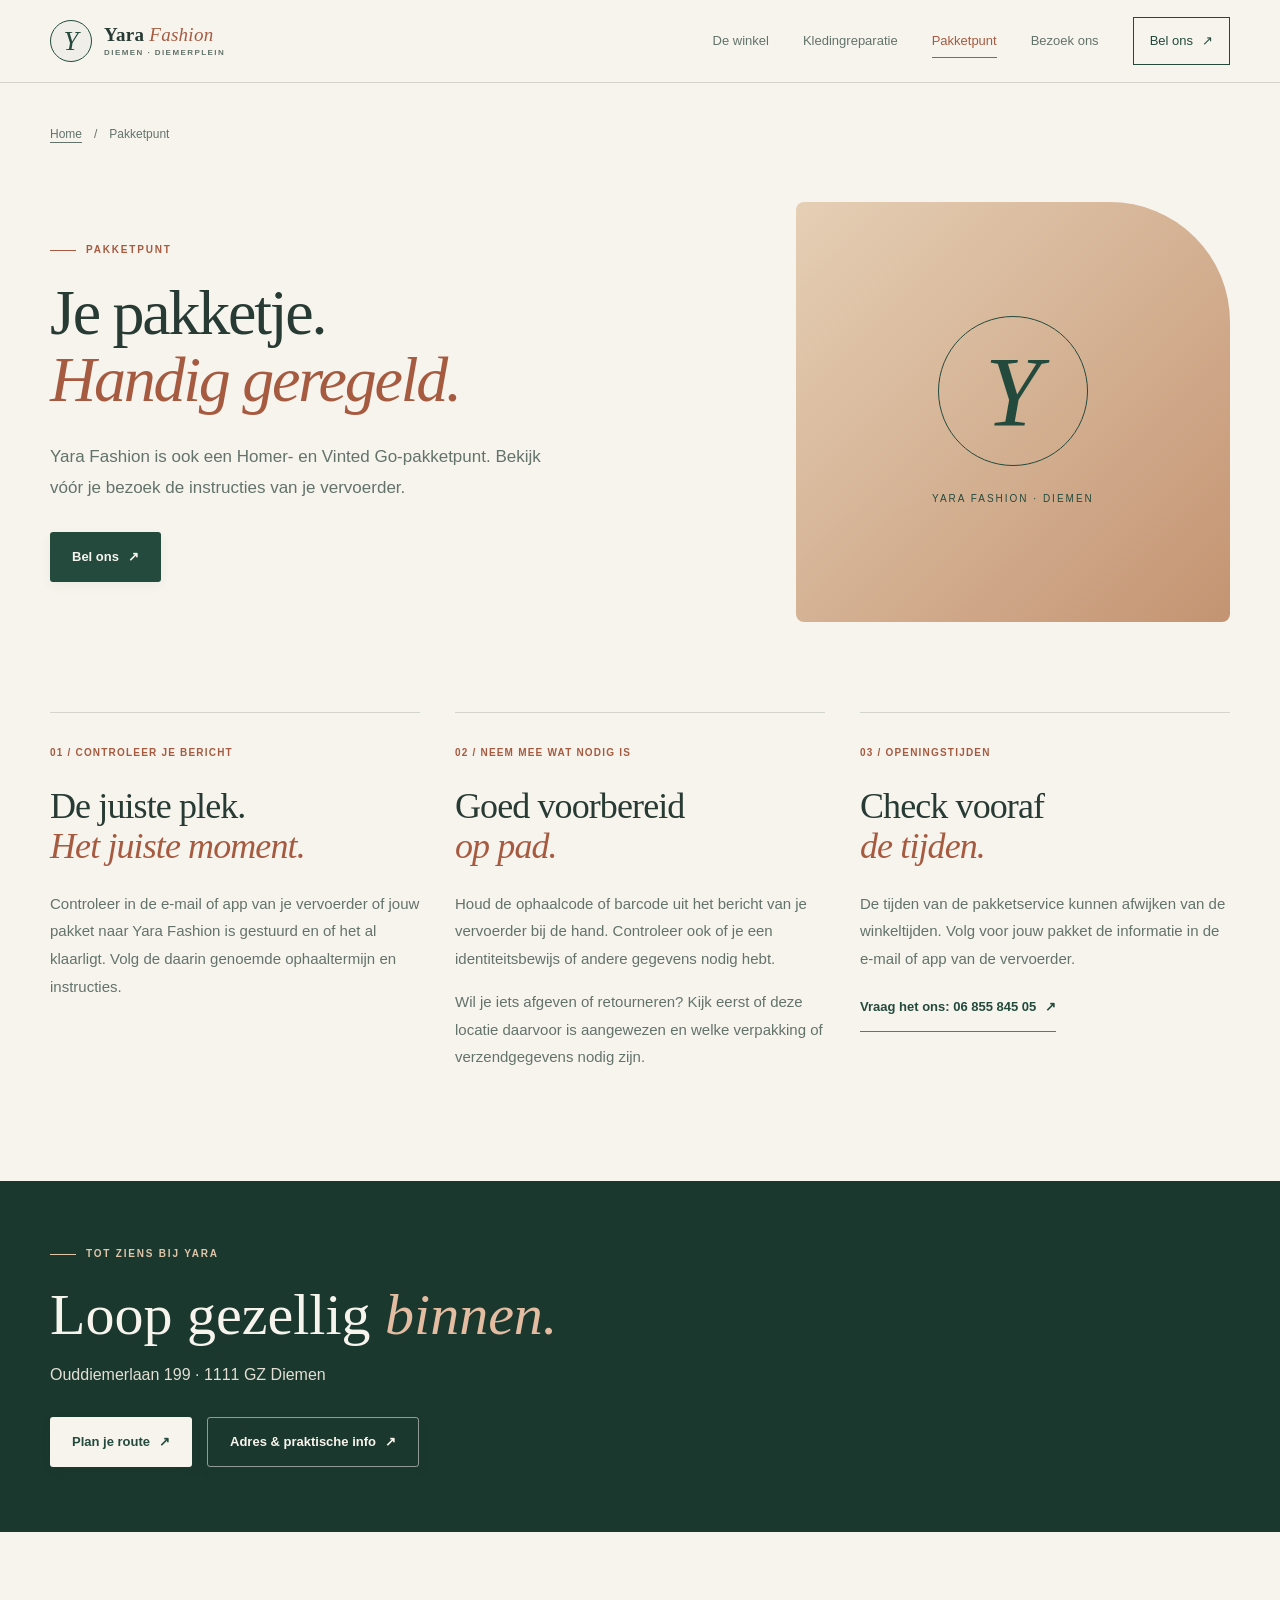
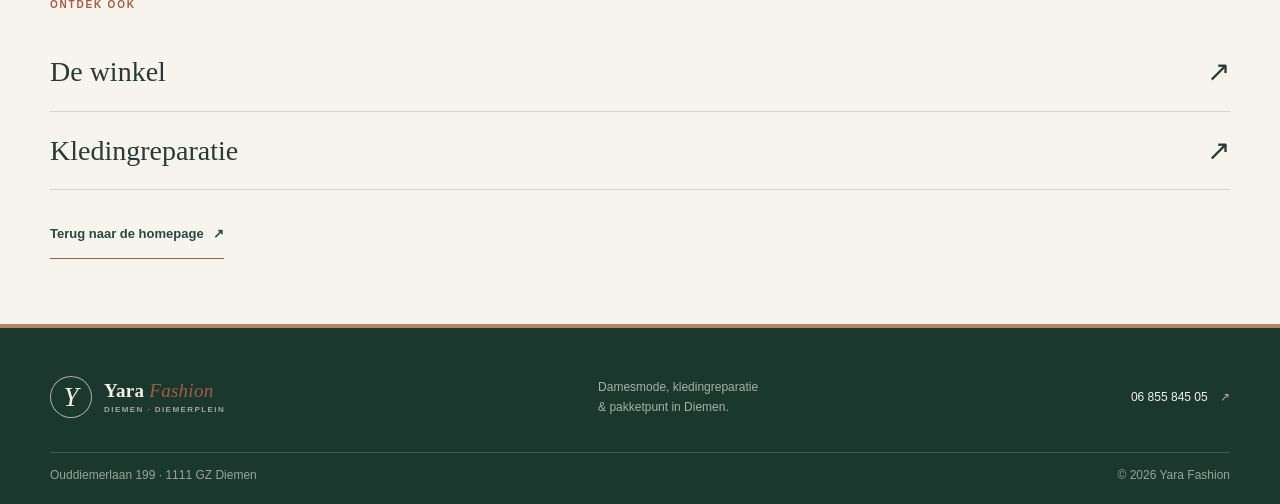
<file: pakketpunt.html>
<!doctype html>
<html lang="nl"><head><meta charset="utf-8"><meta name="viewport" content="width=device-width, initial-scale=1"><meta name="theme-color" content="#f7f4ee"><title>Pakketpunt | Yara Fashion Diemen</title><meta name="description" content="Informatie over het Homer- en Vinted Go-pakketpunt bij Yara Fashion in Diemen. Controleer altijd het bericht van je vervoerder."><link rel="stylesheet" href="KledingWebsite.css?v=20261116-info"><script src="KledingWebsite.js?v=20261116-info" defer></script></head>
<body class="detail-page"><a class="skip-link" href="#main">Ga naar de inhoud</a>
  <header class="site-header">
    <div class="reading-progress" aria-hidden="true"></div>
    <div class="header-inner">
      <a class="brand" href="index.html" aria-label="Yara Fashion — home">
        <span class="brand-mark" aria-hidden="true">Y</span>
        <span class="brand-name">Yara <span>Fashion</span><small>DIEMEN · DIEMERPLEIN</small></span>
      </a>
      <button class="menu-toggle" type="button" aria-expanded="false" aria-controls="site-nav">
        <span class="menu-icon" aria-hidden="true"></span><span class="menu-label">Menu</span>
      </button>
      <nav class="site-nav" id="site-nav" aria-label="Hoofdnavigatie">
        <a href="collectie.html">De winkel</a><a href="kledingreparatie.html">Kledingreparatie</a><a href="pakketpunt.html" aria-current="page">Pakketpunt</a><a href="index.html#bezoek">Bezoek ons</a>
        <a class="nav-cta" href="tel:+31685584505">Bel ons <span aria-hidden="true">↗</span></a>
      </nav>
    </div>
  </header>
<main id="main">
<div class="section-wrap breadcrumb"><a href="index.html">Home</a><span aria-hidden="true"> / </span><span aria-current="page">Pakketpunt</span></div>
<section class="detail-hero section-wrap" aria-labelledby="page-title"><div class="detail-heading"><p class="eyebrow eyebrow-dark"><span></span>Pakketpunt</p><h1 id="page-title">Je pakketje.<br><em>Handig geregeld.</em></h1><p class="detail-lead">Yara Fashion is ook een Homer- en Vinted Go-pakketpunt. Bekijk vóór je bezoek de instructies van je vervoerder.</p><a class="button button-dark" href="tel:+31685584505">Bel ons <span aria-hidden="true">↗</span></a></div>
<div class="detail-visual parcels" aria-hidden="true"><div class="detail-art"><span>Y</span><small>YARA FASHION · DIEMEN</small></div></div></section>
<section class="detail-grid section-wrap" aria-label="Pakketinformatie">
<article class="detail-panel"><span class="detail-index">01 / CONTROLEER JE BERICHT</span><h2>De juiste plek.<br><em>Het juiste moment.</em></h2><p>Controleer in de e-mail of app van je vervoerder of jouw pakket naar Yara Fashion is gestuurd en of het al klaarligt. Volg de daarin genoemde ophaaltermijn en instructies.</p></article>
<article class="detail-panel"><span class="detail-index">02 / NEEM MEE WAT NODIG IS</span><h2>Goed voorbereid<br><em>op pad.</em></h2><p>Houd de ophaalcode of barcode uit het bericht van je vervoerder bij de hand. Controleer ook of je een identiteitsbewijs of andere gegevens nodig hebt.</p><p>Wil je iets afgeven of retourneren? Kijk eerst of deze locatie daarvoor is aangewezen en welke verpakking of verzendgegevens nodig zijn.</p></article>
<article class="detail-panel"><span class="detail-index">03 / OPENINGSTIJDEN</span><h2>Check vooraf<br><em>de tijden.</em></h2><p>De tijden van de pakketservice kunnen afwijken van de winkeltijden. Volg voor jouw pakket de informatie in de e-mail of app van de vervoerder.</p><a class="text-link" href="tel:+31685584505">Vraag het ons: 06 855 845 05 <span aria-hidden="true">↗</span></a></article>
</section>
<section class="detail-cta"><div class="section-wrap"><p class="eyebrow"><span></span>Tot ziens bij Yara</p><h2>Loop gezellig <em>binnen.</em></h2><p>Ouddiemerlaan 199 · 1111 GZ Diemen</p><div class="detail-actions"><a class="button button-light" href="https://www.google.com/maps/dir/?api=1&amp;destination=Ouddiemerlaan+199%2C+1111+GZ+Diemen" target="_blank" rel="noopener noreferrer">Plan je route <span aria-hidden="true">↗</span></a><a class="button button-outline" href="index.html#bezoek">Adres &amp; praktische info <span aria-hidden="true">↗</span></a></div></div></section>
<nav class="related-pages section-wrap" aria-label="Ontdek ook"><p class="eyebrow eyebrow-dark">Ontdek ook</p><a class="related-link" href="collectie.html"><span>De winkel</span><span aria-hidden="true">↗</span></a><a class="related-link" href="kledingreparatie.html"><span>Kledingreparatie</span><span aria-hidden="true">↗</span></a><a class="text-link" href="index.html">Terug naar de homepage <span aria-hidden="true">↗</span></a></nav>
</main>
  <footer class="site-footer">
    <div class="footer-main">
      <a class="brand footer-brand" href="index.html" aria-label="Yara Fashion — home">
        <span class="brand-mark" aria-hidden="true">Y</span><span class="brand-name">Yara <span>Fashion</span><small>DIEMEN · DIEMERPLEIN</small></span>
      </a>
      <p>Damesmode, kledingreparatie<br>&amp; pakketpunt in Diemen.</p>
      <a class="footer-phone" href="tel:+31685584505">06 855 845 05 <span aria-hidden="true">↗</span></a>
    </div>
    <div class="footer-bottom"><span>Ouddiemerlaan 199 · 1111 GZ Diemen</span><span>© <span data-year>2026</span> Yara Fashion</span></div>
  </footer>
  <div class="toast" role="status" aria-live="polite" aria-atomic="true"></div>
</body></html>
</file>
<file: KledingWebsite.css>
:root {
  color-scheme: light;
  --paper: #f7f4ee;
  --ink: #273a33;
  --ink-soft: #63736a;
  --forest: #244a3d;
  --forest-dark: #1b382f;
  --clay: #bd7254;
  --line: rgba(39, 58, 51, .17);
  --serif: "Iowan Old Style", "Palatino Linotype", "Book Antiqua", Georgia, serif;
  --sans: "Avenir Next", Avenir, "Segoe UI", sans-serif;
}

* { box-sizing: border-box; }
html { scroll-behavior: smooth; scroll-padding-top: 88px; }
body { margin: 0; color: var(--ink); background: var(--paper); font-family: var(--sans); line-height: 1.65; -webkit-font-smoothing: antialiased; }
a { color: inherit; }
button { font: inherit; }
button:focus-visible, a:focus-visible { outline: 3px solid var(--clay); outline-offset: 4px; }
.skip-link { position: absolute; z-index: 20; top: 10px; left: 10px; padding: 10px 14px; color: white; background: var(--forest-dark); transform: translateY(-150%); }
.skip-link:focus { transform: translateY(0); }
.site-header { position: sticky; z-index: 10; top: 0; background: rgba(247, 244, 238, .95); border-bottom: 1px solid var(--line); backdrop-filter: blur(14px); }
.header-inner, .section-wrap, .footer-main, .footer-bottom { width: min(1180px, calc(100% - 64px)); margin-inline: auto; }
.header-inner { min-height: 82px; display: flex; justify-content: space-between; align-items: center; }
.brand { display: inline-flex; gap: 12px; align-items: center; color: var(--ink); text-decoration: none; }
.brand-mark { width: 42px; height: 42px; display: grid; place-items: center; border: 1px solid var(--forest); border-radius: 50%; color: var(--forest); font: italic 27px/1 var(--serif); }
.brand-name { display: block; font: 600 19px/1.05 var(--serif); letter-spacing: .015em; }
.brand-name > span { color: var(--clay); font-style: italic; font-weight: 400; }
.brand-name small { display: block; margin-top: 5px; color: var(--ink-soft); font: 600 8px/1 var(--sans); letter-spacing: .18em; }
.site-nav { display: flex; align-items: center; gap: 34px; }
.site-nav a { color: var(--ink-soft); font-size: 12px; text-decoration: none; transition: color .2s ease; }
.site-nav a:hover { color: var(--clay); }
.site-nav .nav-cta { padding: 12px 16px; border: 1px solid var(--forest); color: var(--forest); }
.nav-cta span, .hero-phone span, .text-link span, .button span, .phone-number span, .footer-phone span { margin-left: 9px; }
.menu-toggle { display: none; }

.hero { min-height: 650px; position: relative; display: flex; align-items: center; overflow: hidden; color: #fffaf1; background: var(--forest-dark); }
.hero-image, .hero-overlay { position: absolute; inset: 0; }
.hero-image { background: #586b58 url("https://images.unsplash.com/photo-1483985988355-763728e1935b?auto=format&fit=crop&w=2200&q=85") center 43% / cover no-repeat; }
.hero-overlay { background: linear-gradient(90deg, rgba(19, 39, 32, .8), rgba(20, 39, 31, .45) 48%, rgba(21, 36, 31, .08)); }
.hero-content { position: relative; z-index: 1; width: min(1180px, calc(100% - 64px)); margin: -5px auto 0; padding: 80px 0 94px 5%; }
.eyebrow { display: flex; align-items: center; gap: 10px; margin: 0 0 20px; color: #e0c5a9; font-size: 10px; font-weight: 600; letter-spacing: .18em; text-transform: uppercase; }
.eyebrow > span { width: 26px; height: 1px; background: currentColor; }
.eyebrow-dark { color: var(--clay); }
.hero h1, .intro h2, .section-heading h2, .services h2, .visit h2 { margin: 0; font: 400 clamp(54px, 7vw, 87px)/.99 var(--serif); letter-spacing: -.04em; }
.hero h1 em, .intro h2 em, .section-heading h2 em, .services h2 em, .visit h2 em { color: #e8c8a9; font-weight: 400; }
.hero-intro { max-width: 435px; margin: 25px 0 0; color: rgba(255, 250, 241, .84); font-size: 14px; line-height: 1.9; }
.hero-actions { display: flex; align-items: center; gap: 25px; margin-top: 31px; }
.button { min-height: 48px; display: inline-flex; align-items: center; justify-content: center; padding: 0 18px; font-size: 11px; font-weight: 650; text-decoration: none; transition: transform .2s ease, background-color .2s ease; }
.button:hover { transform: translateY(-2px); }
.button-light { color: var(--forest-dark); background: var(--paper); }
.hero-phone { color: white; font-size: 12px; text-decoration: none; }
.hero-note, .hero-rating { position: absolute; z-index: 1; bottom: 24px; font-size: 10px; letter-spacing: .04em; }
.hero-note { left: max(32px, calc((100% - 1180px) / 2)); display: flex; align-items: center; gap: 9px; color: rgba(255, 250, 241, .82); }
.note-dot { width: 7px; height: 7px; border-radius: 50%; background: #d2a47e; }
.hero-rating { right: max(32px, calc((100% - 1180px) / 2)); display: flex; gap: 11px; align-items: center; color: rgba(255, 250, 241, .82); }
.hero-rating .stars { color: #e9c38c; letter-spacing: .12em; }
.hero-rating strong { color: white; font-weight: 600; }
.hero-rating i { padding-inline: 3px; color: #d0a888; font-style: normal; }

.intro { display: grid; grid-template-columns: 1fr 1fr; gap: 10%; align-items: end; padding-block: 108px 100px; }
.intro h2, .section-heading h2, .services h2, .visit h2 { font-size: clamp(48px, 5.2vw, 66px); }
.intro h2 em, .section-heading h2 em, .visit h2 em { color: var(--clay); }
.intro-copy { max-width: 475px; padding-bottom: 4px; }
.intro-copy p, .visit-copy > p:not(.eyebrow):not(.hours-note) { margin: 0 0 24px; color: var(--ink-soft); font-size: 14px; line-height: 1.95; }
.text-link { display: inline-flex; padding-bottom: 6px; border-bottom: 1px solid var(--clay); color: var(--forest); font-size: 11px; font-weight: 650; text-decoration: none; }
.collection { padding-block: 24px 116px; }
.section-heading { display: flex; justify-content: space-between; align-items: end; margin-bottom: 35px; }
.section-heading .eyebrow { margin-bottom: 14px; }
.section-aside { max-width: 205px; margin: 0 0 8px; color: var(--ink-soft); font-size: 12px; }
.collection-grid { display: grid; grid-template-columns: 1.2fr .9fr .9fr; gap: 17px; }
.collection-card { min-height: 400px; position: relative; overflow: hidden; background: #ded7c8; }
.collection-photo, .collection-card::after { position: absolute; inset: 0; }
.collection-photo { background-position: center; background-size: cover; transition: transform .5s ease; }
.collection-card:hover .collection-photo { transform: scale(1.045); }
.collection-fashion .collection-photo { background-image: url("https://images.unsplash.com/photo-1490481651871-ab68de25d43d?auto=format&fit=crop&w=950&q=80"); }
.collection-accessories .collection-photo { background-image: url("https://images.unsplash.com/photo-1584917865442-de89df76afd3?auto=format&fit=crop&w=850&q=80"); }
.collection-summer .collection-photo { background-image: url("https://images.unsplash.com/photo-1539109136881-3be0616acf4b?auto=format&fit=crop&w=850&q=80"); }
.collection-card::after { content: ""; background: linear-gradient(180deg, transparent 37%, rgba(28, 42, 35, .7)); }
.collection-caption { position: absolute; z-index: 1; right: 23px; bottom: 24px; left: 23px; color: white; }
.collection-caption > span { font-size: 8px; letter-spacing: .17em; }
.collection-caption h3 { margin: 8px 0 0; font: 400 32px/1.04 var(--serif); }
.brands-note { margin: 20px 0 0; color: var(--ink-soft); font-size: 11px; }
.brands-note strong { color: var(--forest); font-weight: 650; }

.services { padding-block: 92px 98px; color: #f8f4ec; background: var(--forest-dark); }
.services-inner { display: grid; grid-template-columns: .78fr 1.22fr; gap: 9%; align-items: center; }
.services .eyebrow { color: #d0a586; }
.services h2 em { color: #e4bca1; }
.services-heading > p:not(.eyebrow) { max-width: 335px; margin: 20px 0 26px; color: rgba(248, 244, 236, .73); font-size: 13px; line-height: 1.9; }
.button-outline { border: 1px solid rgba(248, 244, 236, .53); color: #f8f4ec; }
.button-outline:hover { background: rgba(255,255,255,.08); }
.service-item { display: grid; grid-template-columns: 36px 1fr 28px; gap: 17px; align-items: start; padding: 24px 0; border-bottom: 1px solid rgba(248, 244, 236, .18); }
.service-item:first-child { border-top: 1px solid rgba(248, 244, 236, .18); }
.service-number { padding-top: 4px; color: #d4a384; font-size: 9px; letter-spacing: .12em; }
.service-item h3 { margin: 0 0 5px; font: 400 25px/1.25 var(--serif); }
.service-item p { max-width: 480px; margin: 0; color: rgba(248, 244, 236, .69); font-size: 11px; line-height: 1.8; }
.service-symbol { justify-self: end; color: #dbb493; font-size: 19px; }

.visit { display: grid; grid-template-columns: 1fr .9fr; gap: 11%; align-items: center; padding-block: 110px 116px; }
.visit-copy { max-width: 450px; }
.visit .eyebrow { margin-bottom: 17px; }
.visit-copy > p:not(.eyebrow):not(.hours-note) { max-width: 375px; margin-top: 21px; margin-bottom: 19px; }
.phone-number { display: inline-block; margin-bottom: 19px; color: var(--forest); font: 500 21px/1.4 var(--serif); text-decoration: none; }
.phone-number span { color: var(--clay); font: 12px var(--sans); }
address { color: var(--ink-soft); font-size: 12px; font-style: normal; line-height: 1.8; }
address strong { color: var(--ink); font-weight: 650; }
.visit-actions { display: flex; align-items: center; gap: 17px; margin-top: 21px; }
.button-dark { color: var(--paper); background: var(--forest); }
.button-dark:hover { background: var(--forest-dark); }
.copy-address { padding: 9px 0; border: 0; border-bottom: 1px solid var(--line); color: var(--forest); background: transparent; cursor: pointer; font-size: 10px; }
.hours-note { display: flex; gap: 9px; max-width: 395px; margin: 21px 0 0; color: var(--ink-soft); font-size: 10px; line-height: 1.7; }
.hours-note > span { flex: 0 0 17px; width: 17px; height: 17px; display: grid; place-items: center; border: 1px solid var(--clay); border-radius: 50%; color: var(--clay); font: 600 10px var(--serif); }
.visit-card { padding: 20px; border: 1px solid var(--line); background: #f3efe7; }
.visit-card-top { display: flex; align-items: center; justify-content: space-between; color: var(--ink-soft); font-size: 8px; letter-spacing: .16em; line-height: 1.6; }
.card-flower { color: var(--clay); font-size: 24px; }
.map-art { height: 315px; position: relative; overflow: hidden; margin-block: 16px; background-color: #e8e4d8; background-image: linear-gradient(30deg, transparent 47%, rgba(255,255,255,.8) 48%, rgba(255,255,255,.8) 51%, transparent 52%), linear-gradient(145deg, transparent 35%, rgba(255,255,255,.8) 36%, rgba(255,255,255,.8) 39%, transparent 40%), linear-gradient(90deg, rgba(200,211,185,.48) 1px, transparent 1px), linear-gradient(rgba(200,211,185,.48) 1px, transparent 1px); background-size: auto, auto, 55px 55px, 55px 55px; }
.map-road { position: absolute; display: block; background: rgba(255,255,255,.88); transform-origin: center; }
.road-one { top: 47%; left: -10%; width: 120%; height: 32px; transform: rotate(-15deg); }
.road-two { top: 42%; left: 41%; width: 35px; height: 135%; transform: rotate(28deg); }
.map-block { position: absolute; display: block; background: #cdd8c5; opacity: .8; }
.block-one { top: 12%; left: 9%; width: 27%; height: 23%; }
.block-two { top: 68%; left: 9%; width: 26%; height: 21%; }
.block-three { top: 12%; right: 9%; width: 23%; height: 23%; }
.map-pin { position: absolute; top: 35%; left: 51%; width: 43px; height: 43px; display: grid; place-items: center; border: 7px solid rgba(189, 114, 84, .22); border-radius: 50%; background: var(--clay); box-shadow: 0 5px 14px rgba(78, 53, 38, .22); }
.map-pin span { color: white; font: italic 18px var(--serif); }
.map-label { position: absolute; right: 13px; bottom: 12px; color: var(--ink-soft); font-size: 8px; letter-spacing: .17em; }
.map-link { display: flex; justify-content: space-between; color: var(--forest); font-size: 10px; text-decoration: none; }
.map-link span { color: var(--clay); }
.site-footer { padding-block: 32px 18px; color: #f5f1e8; background: #1b382f; }
.footer-main { display: flex; align-items: center; justify-content: space-between; padding-bottom: 25px; }
.footer-brand { color: #f5f1e8; }
.footer-brand .brand-mark { border-color: rgba(245, 241, 232, .65); color: #f5f1e8; }
.footer-brand .brand-name small { color: rgba(245, 241, 232, .6); }
.footer-main > p { margin: 0; color: rgba(245, 241, 232, .65); font-size: 10px; line-height: 1.7; }
.footer-phone { color: #f5f1e8; font-size: 12px; text-decoration: none; }
.footer-phone span { color: #d4a384; }
.footer-bottom { display: flex; justify-content: space-between; padding-top: 13px; border-top: 1px solid rgba(245, 241, 232, .18); color: rgba(245, 241, 232, .58); font-size: 9px; }
.toast { position: fixed; z-index: 15; right: 22px; bottom: 22px; max-width: calc(100% - 44px); padding: 12px 16px; color: white; background: var(--forest-dark); box-shadow: 0 6px 24px rgba(0,0,0,.18); font-size: 12px; opacity: 0; pointer-events: none; transform: translateY(10px); transition: opacity .2s ease, transform .2s ease; }
.toast.is-visible { opacity: 1; transform: translateY(0); }

@media (max-width: 820px) {
  .header-inner, .section-wrap, .footer-main, .footer-bottom, .hero-content { width: min(100% - 44px, 650px); }
  .header-inner { min-height: 72px; }
  .menu-toggle { display: inline-flex; align-items: center; gap: 9px; padding: 10px 0 10px 10px; border: 0; color: var(--forest); background: transparent; cursor: pointer; font-size: 11px; }
  .menu-icon, .menu-icon::before, .menu-icon::after { width: 20px; height: 1px; display: block; background: currentColor; transition: transform .2s ease; }
  .menu-icon { position: relative; }
  .menu-icon::before, .menu-icon::after { position: absolute; left: 0; content: ""; }
  .menu-icon::before { top: -6px; }
  .menu-icon::after { top: 6px; }
  .menu-toggle[aria-expanded="true"] .menu-icon { background: transparent; }
  .menu-toggle[aria-expanded="true"] .menu-icon::before { top: 0; transform: rotate(45deg); }
  .menu-toggle[aria-expanded="true"] .menu-icon::after { top: 0; transform: rotate(-45deg); }
  .site-nav { position: absolute; top: calc(100% + 1px); right: 0; left: 0; display: none; align-items: stretch; gap: 0; padding: 8px 22px 18px; border-bottom: 1px solid var(--line); background: var(--paper); }
  .site-nav.is-open { display: flex; flex-direction: column; }
  .site-nav a { padding: 13px 0; border-bottom: 1px solid var(--line); }
  .site-nav .nav-cta { align-self: flex-start; margin-top: 12px; padding: 10px 14px; border: 1px solid var(--forest); }
  .hero { min-height: 600px; }
  .hero-content { padding-left: 0; }
  .intro { gap: 6%; padding-block: 82px; }
  .collection { padding-bottom: 84px; }
  .collection-grid { grid-template-columns: 1fr 1fr; }
  .collection-card { min-height: 350px; }
  .collection-card:first-child { grid-column: 1 / -1; min-height: 390px; }
  .services-inner { grid-template-columns: 1fr; gap: 45px; }
  .services-heading > p:not(.eyebrow) { max-width: 430px; }
  .visit { gap: 7%; padding-block: 82px; }
  .map-art { height: 280px; }
}

@media (max-width: 560px) {
  html { scroll-padding-top: 72px; }
  .header-inner, .section-wrap, .footer-main, .footer-bottom, .hero-content { width: calc(100% - 36px); }
  .hero { min-height: 590px; align-items: end; }
  .hero-image { background-position: 58% center; }
  .hero-overlay { background: linear-gradient(0deg, rgba(19, 39, 32, .88), rgba(20, 39, 31, .56) 58%, rgba(21, 36, 31, .16)); }
  .hero-content { margin: 0 auto 56px; padding-block: 80px 20px; }
  .hero h1 { font-size: clamp(57px, 14vw, 74px); }
  .hero-intro { max-width: 360px; font-size: 12px; }
  .hero-actions { align-items: flex-start; flex-direction: column; gap: 14px; }
  .hero-note { left: 18px; bottom: 17px; font-size: 9px; }
  .hero-rating { right: 18px; bottom: 17px; gap: 6px; font-size: 9px; }
  .hero-rating .stars { letter-spacing: .04em; }
  .brand-name { font-size: 17px; }
  .brand-mark { width: 38px; height: 38px; }
  .intro { grid-template-columns: 1fr; gap: 22px; padding-block: 70px; }
  .intro h2, .section-heading h2, .services h2, .visit h2 { font-size: 52px; }
  .intro-copy p { font-size: 12px; }
  .collection { padding: 0 0 70px; }
  .section-heading { align-items: flex-start; flex-direction: column; gap: 13px; margin-bottom: 23px; }
  .section-aside { margin: 0; }
  .collection-grid { grid-template-columns: 1fr; gap: 12px; }
  .collection-card, .collection-card:first-child { min-height: 330px; grid-column: auto; }
  .collection-card:first-child { min-height: 370px; }
  .collection-caption h3 { font-size: 30px; }
  .services { padding-block: 70px; }
  .services-inner { gap: 35px; }
  .service-item { grid-template-columns: 28px 1fr 18px; gap: 11px; padding-block: 19px; }
  .service-item h3 { font-size: 23px; }
  .service-item p { font-size: 10px; }
  .visit { grid-template-columns: 1fr; gap: 38px; padding-block: 72px; }
  .visit-actions { flex-wrap: wrap; }
  .map-art { height: 260px; }
  .footer-main { align-items: flex-start; flex-direction: column; gap: 18px; }
  .footer-main > p br { display: none; }
  .footer-bottom { gap: 8px; flex-direction: column; }
}

@media (prefers-reduced-motion: reduce) {
  *, *::before, *::after { scroll-behavior: auto !important; transition-duration: .01ms !important; }
}

/* Verfijning: rustige boutique-uitstraling en grotere, toegankelijke bediening. */
:root { --clay: #a65b40; }
::selection { color: #fffaf1; background: var(--forest); }
.site-nav a { display: inline-flex; align-items: center; min-height: 44px; font-size: 13px; }
.site-nav a[aria-current="location"] { color: var(--clay); }
.hero { min-height: 690px; color: var(--ink); background: #eee8dd; }
.hero-image { left: 48%; background-position: 57% center; }
.hero-overlay { background: linear-gradient(90deg, #eee8dd 40%, rgba(238,232,221,.85) 49%, transparent 68%); }
.hero-content { padding: 100px 0 110px; }
.hero .eyebrow { color: var(--clay); }
.hero h1 { font-size: clamp(62px, 6.7vw, 94px); }
.hero h1 em { color: var(--clay); }
.hero-intro { max-width: 410px; color: #46594e; font-size: 16px; line-height: 1.8; }
.hero-actions { gap: 20px; flex-wrap: wrap; max-width: 460px; }
.button { min-height: 50px; padding: 0 22px; font-size: 13px; }
.button-light { color: white; background: var(--forest); }
.button-light:hover { background: var(--forest-dark); }
.hero-phone { color: var(--forest); font-size: 14px; padding-block: 12px; }
.hero-note { color: var(--ink); font-size: 11px; }
.hero-visit { position: absolute; right: 32px; bottom: 24px; z-index: 1; padding: 12px 18px; color: var(--forest-dark); background: var(--paper); text-decoration: none; font-size: 12px; }
.hero-visit span { margin-left: 18px; }
.highlights { display: flex; justify-content: center; gap: 0; padding: 22px 24px; border-bottom: 1px solid var(--line); }
.highlights span { padding: 0 38px; color: var(--forest); font-size: 12px; letter-spacing: .035em; text-align: center; }
.highlights span + span { border-left: 1px solid var(--line); }
.intro-copy p, .visit-copy > p:not(.eyebrow):not(.hours-note) { font-size: 16px; line-height: 1.85; }
.text-link { min-height: 44px; align-items: center; font-size: 13px; }
.section-aside { font-size: 14px; max-width: 245px; }
.collection-grid { gap: 22px; }
.collection-card { min-height: 440px; }
.collection-card:nth-child(2) { margin-top: 48px; }
.collection-card:nth-child(3) { margin-top: 96px; }
.collection-caption > span { font-size: 10px; }
.collection-caption h3 { font-size: 36px; }
.photo-note, .brands-note { color: var(--ink-soft); font-size: 12px; }
.photo-note { margin: 22px 0 0; }
.brands-note { margin-top: 8px; }
.services-heading > p:not(.eyebrow) { font-size: 15px; }
.service-item { padding-block: 30px; }
.service-item p { font-size: 14px; line-height: 1.8; }
.service-number { font-size: 11px; }
address { font-size: 15px; }
.copy-address { min-height: 44px; font-size: 13px; }
.hours-link { margin-top: 18px; }
.hours-note { font-size: 12px; }
.visit-card { padding: 26px; box-shadow: 0 18px 50px rgba(39,58,51,.06); }
.map-link { min-height: 44px; align-items: center; font-size: 13px; }
.footer-main > p, .footer-bottom { font-size: 12px; }
.toast { font-size: 14px; }
@media (max-width: 1000px) {
  .hero-intro { max-width: 360px; }
  .hero h1 { font-size: 72px; }
  .highlights span { padding-inline: 22px; }
}
@media (max-width: 820px) {
  .hero { min-height: 620px; }
  .hero-image { left: 35%; }
  .hero-overlay { background: linear-gradient(90deg, #eee8dd 22%, rgba(238,232,221,.88) 45%, rgba(238,232,221,.12)); }
  .hero-content { padding-block: 80px 110px; }
  .site-nav { max-height: calc(100dvh - 74px); overflow-y: auto; box-shadow: 0 16px 24px rgba(27,56,47,.08); }
  .menu-toggle { min-height: 44px; font-size: 13px; }
  .collection-card:nth-child(n) { margin-top: 0; }
  .collection-card { min-height: 360px; }
  .highlights { flex-wrap: wrap; gap: 12px 0; }
  .highlights span { font-size: 11px; padding-inline: 16px; }
}
@media (max-width: 560px) {
  .hero { min-height: auto; padding-top: 280px; }
  .hero-image { inset: 0 0 auto; height: 320px; background-position: center 42%; }
  .hero-overlay { background: linear-gradient(0deg, #eee8dd 0%, rgba(238,232,221,0) 24%); }
  .hero-content { width: calc(100% - 40px); margin: 0 auto; padding: 25px 0 95px; }
  .hero h1 { font-size: clamp(48px, 12.5vw, 70px); }
  .hero-intro { max-width: 100%; font-size: 15px; }
  .hero-actions { flex-direction: row; align-items: center; gap: 8px 18px; margin-top: 24px; }
  .hero-phone { font-size: 13px; }
  .hero-note { left: 20px; bottom: 20px; max-width: 165px; font-size: 10px; }
  .hero-visit { right: 18px; bottom: 16px; padding: 12px; font-size: 11px; }
  .hero-visit span { margin-left: 5px; }
  .highlights { padding: 19px 20px; justify-content: flex-start; gap: 9px; }
  .highlights span { width: 100%; padding: 0; text-align: left; font-size: 12px; }
  .highlights span::before { content: "✳"; margin-right: 12px; color: var(--clay); }
  .highlights span + span { border: 0; }
  .intro h2, .section-heading h2, .services h2, .visit h2 { font-size: clamp(42px, 12vw, 52px); }
  .intro-copy p { font-size: 15px; }
  .collection-card:nth-child(n) { min-height: 390px; }
  .service-item { grid-template-columns: 24px 1fr; gap: 10px; }
  .service-symbol { display: none; }
  .service-item p { font-size: 14px; }
  .visit-card { padding: 18px; }
}

/* Boutique-details en subtiele interactie. Inhoud blijft zonder JavaScript zichtbaar. */
:root { --ease-out: cubic-bezier(.22, 1, .36, 1); }
.site-header { transition: box-shadow .3s ease, background-color .3s ease; }
.site-header.is-scrolled { background: rgba(247,244,238,.98); box-shadow: 0 6px 28px rgba(27,56,47,.07); }
.reading-progress { position: absolute; inset: auto 0 -1px; height: 2px; background: var(--clay); transform: scaleX(var(--scroll-progress, 0)); transform-origin: left; pointer-events: none; }
.site-nav a:not(.nav-cta) { position: relative; }
.site-nav a:not(.nav-cta)::after { content: ""; position: absolute; right: 0; bottom: 5px; left: 0; height: 1px; background: var(--clay); transform: scaleX(0); transform-origin: left; transition: transform .3s var(--ease-out); }
.site-nav a[aria-current="location"]::after { transform: scaleX(1); }
.brand-mark { background: rgba(36,74,61,.035); }
.hero { isolation: isolate; }
.hero h1 { text-wrap: balance; }
.hero-content .eyebrow { letter-spacing: .23em; }
.hero-visit { border: 1px solid rgba(39,58,51,.12); border-radius: 3px; box-shadow: 0 6px 25px rgba(27,56,47,.06); transition: background-color .25s ease, transform .3s var(--ease-out); }
.hero-visit:hover { background: white; transform: translateY(-3px); }
.button { border-radius: 3px; box-shadow: 0 4px 12px rgba(27,56,47,.05); }
.button span, .text-link span, .map-link span { display: inline-block; transition: transform .3s var(--ease-out); }
.button:hover span, .text-link:hover span, .map-link:hover span { transform: translate(3px, -2px); }
.button-light:hover, .button-dark:hover { box-shadow: 0 8px 22px rgba(27,56,47,.18); }
.highlights { background: #f0ece3; }
.intro { position: relative; }
.intro::after { content: ""; position: absolute; bottom: 22px; left: 0; width: 100%; height: 1px; background: linear-gradient(90deg, var(--line), transparent); }
.intro-copy { border-left: 1px solid var(--line); padding-left: 30px; }
.section-heading h2, .intro h2, .visit h2, .services h2 { line-height: 1.05; }
.collection { padding-top: 38px; }
.collection-grid { align-items: start; gap: 25px; }
.collection-card { border-radius: 5px; box-shadow: 0 14px 32px rgba(39,58,51,.09); }
.collection-card:first-child { border-radius: 150px 150px 5px 5px; }
.collection-card:nth-child(3) { border-radius: 5px 90px 5px 5px; }
.collection-photo { transition: transform 1.1s var(--ease-out); }
.collection-card::after { background: linear-gradient(180deg, transparent 30%, rgba(17,35,27,.82)); pointer-events: none; }
.collection-caption { bottom: 28px; left: 26px; }
.collection-caption > span { display: inline-block; padding-bottom: 10px; border-bottom: 1px solid rgba(255,255,255,.45); letter-spacing: .18em; }
.collection-caption h3 { margin-top: 14px; }
.brands-note { display: flex; flex-wrap: wrap; gap: 5px; align-items: baseline; }
.brands-note strong { font-size: 13px; }
.services { position: relative; overflow: hidden; background-image: radial-gradient(ellipse at 5% 0%, rgba(192,158,107,.12), transparent 60%); }
.services::before { content: ""; position: absolute; top: -170px; right: -170px; width: 440px; height: 440px; border: 1px solid rgba(232,200,169,.1); border-radius: 50%; pointer-events: none; }
.services-inner { position: relative; }
.service-item { transition: border-color .3s ease; }
.service-symbol { width: 30px; height: 30px; display: grid; place-items: center; border: 1px solid rgba(232,200,169,.23); border-radius: 50%; font-size: 17px; }
.visit-card { border-radius: 8px; background: linear-gradient(145deg, #f7f3eb, #eee7db); transform: rotate(1.5deg); }
.map-art { border-radius: 4px; }
.visit-card-top { font-size: 10px; }
.map-pin { outline: 8px solid rgba(189,114,84,.08); }
.site-footer { border-top: 4px solid #b58665; }
.footer-main { padding-block: 16px 34px; }
@media (hover: hover) and (pointer: fine) {
  .site-nav a:hover::after { transform: scaleX(1); }
  .collection-card:hover .collection-photo { transform: scale(1.06); }
  .service-item:hover { border-color: rgba(232,200,169,.6); }
}
@media (max-width: 820px) {
  .site-nav a:not(.nav-cta)::after { display: none; }
  .site-nav a[aria-current="location"] { font-weight: 650; }
  .collection-card:first-child { border-radius: 120px 120px 5px 5px; }
  .visit-card { transform: none; }
}
@media (max-width: 560px) {
  .intro-copy { padding-left: 18px; }
  .intro::after { bottom: 20px; }
  .collection { padding-top: 10px; }
  .collection-grid { gap: 24px; }
  .collection-card:first-child { border-radius: 130px 130px 5px 5px; }
  .collection-card:nth-child(3) { border-radius: 5px 80px 5px 5px; }
  .service-symbol { display: none; }
  .visit-card-top { font-size: 9px; }
  .footer-main { padding-top: 6px; }
}
@media (prefers-reduced-motion: reduce) {
  *, *::before, *::after { animation: none !important; transition: none !important; scroll-behavior: auto !important; }
  .collection-card:hover .collection-photo, .hero-visit:hover, .button:hover, .button:hover span, .text-link:hover span, .map-link:hover span { transform: none; }
}

/* Informatiepagina's en herkenbare doorkliklinks. */
a.collection-card { display: block; text-decoration: none; }
.card-arrow { position: absolute; top: 22px; right: 22px; z-index: 1; display: grid; place-items: center; width: 38px; height: 38px; color: var(--forest); background: var(--paper); border-radius: 50%; transition: transform .3s ease; }
a.collection-card:hover .card-arrow { transform: rotate(45deg); }
a.collection-card:focus-visible { outline-offset: 6px; }
.service-detail { display: inline-flex; align-items: center; gap: 14px; min-height: 44px; margin-top: 9px; color: #f5d5b9; font-size: 13px; text-underline-offset: 6px; }
.site-nav a[aria-current="page"] { color: var(--clay); }
.site-nav a[aria-current="page"]::after { transform: scaleX(1); }
.breadcrumb { padding-top: 30px; display: flex; align-items: center; gap: 12px; color: var(--ink-soft); font-size: 12px; }
.breadcrumb a { display: inline-flex; align-items: center; min-height: 44px; text-underline-offset: 4px; }
.detail-hero { display: grid; grid-template-columns: 1.2fr .8fr; gap: 8%; align-items: center; padding-block: 45px 90px; }
.detail-heading h1 { margin: 0; font: 400 clamp(42px, 5vw, 70px)/1.05 var(--serif); letter-spacing: -.035em; }
.detail-heading h1 em { color: var(--clay); font-weight: 400; }
.detail-lead { max-width: 520px; margin-block: 28px; color: var(--ink-soft); font-size: 17px; line-height: 1.85; }
.detail-visual { min-height: 420px; display: grid; place-items: center; border-radius: 180px 180px 8px 8px; overflow: hidden; position: relative; background: #e7ded0; }
.detail-visual.collection-fashion { background: #e7ded0 url('https://images.unsplash.com/photo-1490481651871-ab68de25d43d?auto=format&fit=crop&w=950&q=80') center / cover; }
.detail-visual.collection-fashion .detail-art { display: none; }
.detail-visual.repair { background: repeating-linear-gradient(45deg, transparent, transparent 14px, rgba(39,58,51,.04) 14px, rgba(39,58,51,.04) 15px), #e7ded0; }
.detail-visual.parcels { border-radius: 8px 120px 8px 8px; background: linear-gradient(135deg, #e5cfb5, #c49472); }
.detail-art { display: flex; flex-direction: column; align-items: center; gap: 25px; padding: 30px; }
.detail-art > span { display: grid; place-items: center; width: 150px; height: 150px; border: 1px solid var(--forest); border-radius: 50%; color: var(--forest); font: italic 100px var(--serif); }
.detail-art small { color: var(--forest); font-size: 10px; letter-spacing: .2em; }
.detail-grid { display: grid; grid-template-columns: repeat(3, minmax(0, 1fr)); gap: 35px; padding-bottom: 95px; }
.detail-panel { border-top: 1px solid var(--line); padding-top: 25px; scroll-margin-top: 110px; }
.detail-index { color: var(--clay); font-size: 10px; font-weight: 650; letter-spacing: .12em; }
.detail-panel h2 { margin: 23px 0; font: 400 36px/1.1 var(--serif); letter-spacing: -.025em; }
.detail-panel h2 em { color: var(--clay); font-weight: 400; }
.detail-panel p { color: var(--ink-soft); font-size: 15px; line-height: 1.85; }
.detail-cta { padding-block: 65px; color: var(--paper); background: var(--forest-dark); }
.detail-cta h2 { margin: 0; font: 400 clamp(40px, 5vw, 58px)/1.1 var(--serif); }
.detail-cta h2 em { color: #e4bca1; font-weight: 400; }
.detail-cta p:not(.eyebrow) { color: #e3dfd4; }
.detail-actions { display: flex; flex-wrap: wrap; gap: 15px; margin-top: 28px; }
.detail-cta .button-light { color: var(--forest); background: var(--paper); }
.related-pages { padding-block: 65px; }
.related-link { display: flex; align-items: center; justify-content: space-between; gap: 20px; padding-block: 22px; border-bottom: 1px solid var(--line); font: 400 28px/1.2 var(--serif); text-decoration: none; }
.related-link:hover { color: var(--clay); }
.related-pages > .text-link { margin-top: 25px; }
@media (max-width: 1000px) { .detail-page .site-nav { gap: 18px; } .detail-heading h1 { font-size: 52px; } }
@media (max-width: 820px) { .detail-hero { gap: 5%; } .detail-heading h1 { font-size: 44px; } .detail-visual { min-height: 350px; } .detail-grid { grid-template-columns: 1fr; gap: 28px; padding-bottom: 65px; } .detail-panel h2 br { display: none; } }
@media (max-width: 560px) { .breadcrumb { padding-top: 15px; } .detail-hero { grid-template-columns: 1fr; gap: 35px; padding-block: 25px 55px; } .detail-heading h1 { font-size: clamp(38px, 10vw, 48px); } .detail-lead { font-size: 15px; } .detail-visual { min-height: 300px; } .detail-panel h2 { font-size: 32px; } .detail-cta { padding-block: 50px; } .detail-actions { flex-direction: column; align-items: flex-start; } .card-arrow { top: 65px; right: 25px; } }
@media (prefers-reduced-motion: reduce) { a.collection-card:hover .card-arrow { transform: none; } }

/* Praktische informatie: afzonderlijke tijden voor winkel en online service. */
.practical-info { padding-bottom: 100px; }
.hours-grid { display: grid; grid-template-columns: repeat(2, minmax(0, 1fr)); gap: 28px; }
.hours-table { width: 100%; border-collapse: separate; border-spacing: 0; border: 1px solid var(--line); border-radius: 7px; padding: 15px 28px; background: #f0ece3; font-size: 15px; }
.hours-table caption { padding: 0 0 18px; text-align: left; color: var(--forest); font: 400 29px/1.2 var(--serif); }
.hours-table th, .hours-table td { padding: 13px 0; border-bottom: 1px solid var(--line); }
.hours-table th { text-align: left; font-weight: 500; }
.hours-table td { text-align: right; color: var(--forest); font-variant-numeric: tabular-nums; white-space: nowrap; }
.hours-table td.closed { color: var(--ink-soft); }
.hours-table tr:last-child > * { border-bottom: 0; }
.practical-note { max-width: 820px; margin: 22px 0 45px; color: var(--ink-soft); font-size: 13px; line-height: 1.8; }
.practical-features { display: grid; grid-template-columns: repeat(3, minmax(0, 1fr)); gap: 28px; }
.practical-feature { padding-top: 22px; border-top: 1px solid var(--line); }
.practical-feature h3 { margin: 0 0 15px; font: 400 27px/1.2 var(--serif); }
.practical-feature ul { list-style: none; margin: 0; padding: 0; }
.practical-feature li { position: relative; padding: 5px 0 5px 21px; color: var(--ink-soft); font-size: 14px; line-height: 1.7; }
.practical-feature li::before { content: "✓"; position: absolute; left: 0; color: var(--clay); }
@media (max-width: 820px) { .practical-features { grid-template-columns: repeat(2, minmax(0, 1fr)); } .hours-table { padding-inline: 18px; font-size: 14px; } .hours-table caption { font-size: 25px; min-height: 78px; } }
@media (max-width: 560px) { .practical-info { padding-bottom: 65px; } .hours-grid, .practical-features { grid-template-columns: 1fr; gap: 30px; } .hours-table caption { min-height: auto; } .practical-note { margin-bottom: 30px; } }
</file>
